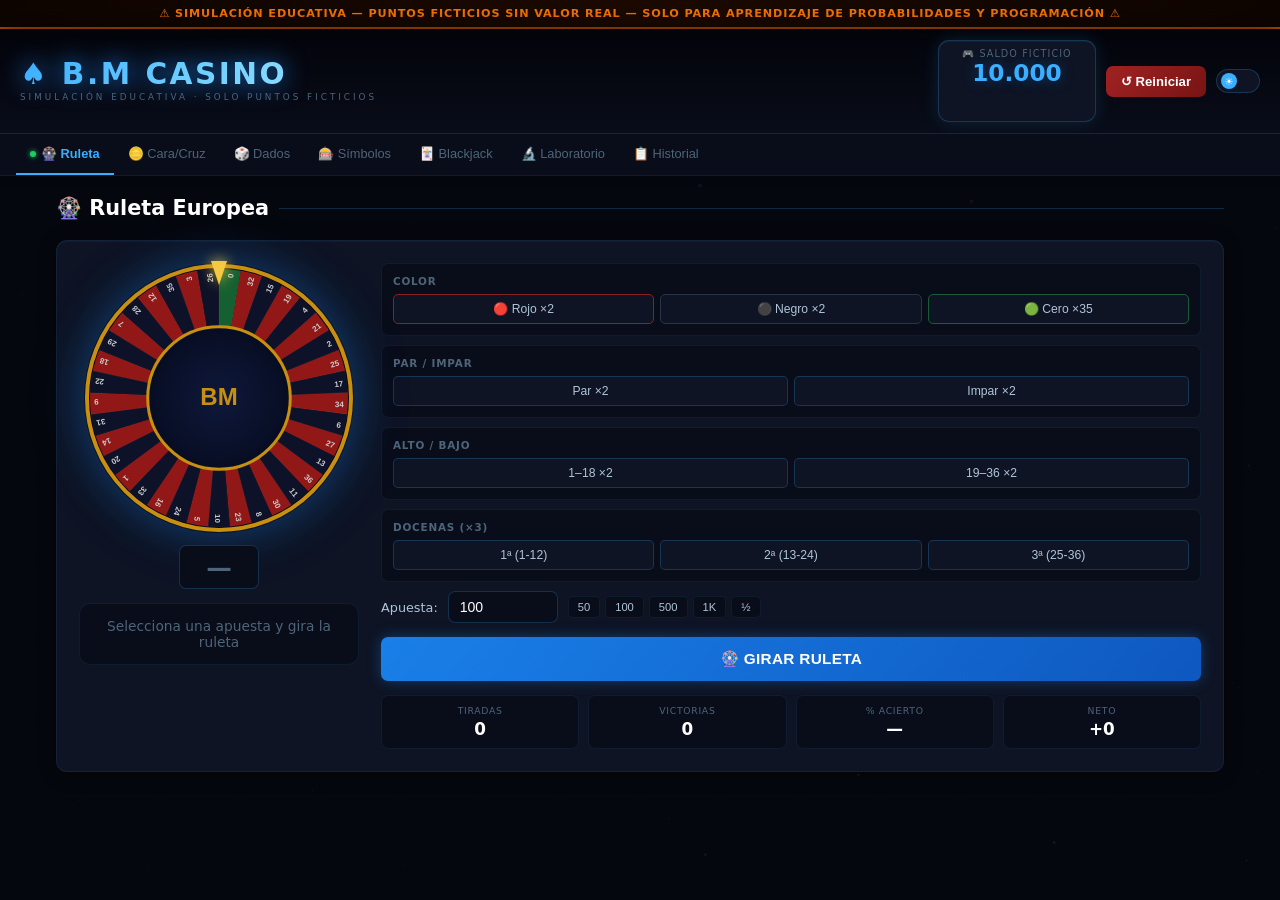
<file: index-1.html>
<!DOCTYPE html>
<html lang="es">
<head>
<meta charset="UTF-8">
<meta name="viewport" content="width=device-width, initial-scale=1.0, viewport-fit=cover">
<title>B.M CASINO — Simulación Educativa</title>
<style>
/* ================================================================
   B.M CASINO v2 — Estilos completos
   ================================================================ */
:root{
  --bg0:#05070e; --bg1:#090d1a; --bg2:#0e1424; --bg3:#131c2e;
  --panel:#0b1120;
  --blue:#1a7fe8; --blue2:#3aaeff; --blue3:#70d0ff;
  --glow:rgba(26,127,232,.38); --glow2:rgba(58,174,255,.15);
  --gold:#f5c842; --gold2:#ffe07a;
  --green:#1fcc62; --red:#f03535;
  --text0:#ffffff; --text1:#b0c4d8; --text2:#4e6478;
  --border:rgba(58,174,255,.22); --border2:rgba(58,174,255,.09);
  --r:11px; --r2:7px; --t:all .22s ease;
}
.lm{
  --bg0:#ecf0f7; --bg1:#e2eaf5; --bg2:#d8e3f2; --bg3:#cdd9ee;
  --panel:#dde8f4; --blue:#1258b0; --blue2:#1769cc; --blue3:#2082e8;
  --glow:rgba(18,88,176,.18); --glow2:rgba(18,88,176,.08);
  --text0:#0c1828; --text1:#2a4460; --text2:#7a96b0;
  --border:rgba(18,88,176,.22); --border2:rgba(18,88,176,.10);
}
*,*::before,*::after{box-sizing:border-box;margin:0;padding:0}
html{scroll-behavior:smooth}
body{
  font-family:'Segoe UI',system-ui,-apple-system,sans-serif;
  background:var(--bg0);color:var(--text0);min-height:100vh;
  transition:background .3s,color .3s;
  padding-top:env(safe-area-inset-top,0px);
  padding-bottom:env(safe-area-inset-bottom,0px);
  overflow-x:hidden;
}

/* ===== FONDO ANIMADO ===== */
#bg-canvas{position:fixed;top:0;left:0;width:100%;height:100%;z-index:0;pointer-events:none;opacity:.35}
main,header,nav,#disclaimer,#toasts{position:relative;z-index:1}

/* ===== STICKY TOP WRAPPER =====
   Disclaimer + header + nav are grouped into ONE sticky container.
   This avoids the classic bug of stacking multiple independently-
   positioned "sticky" elements with hardcoded pixel offsets, which
   breaks (elements overlapping each other) the moment any of them
   changes height — e.g. the header wrapping onto two lines on a
   narrow mobile screen. Because they now share a single sticky
   parent, they always stack correctly no matter their real height. */
#stickyTop{ position:sticky; top:0; z-index:1000; }

/* ===== DISCLAIMER ===== */
#disclaimer{
  background:linear-gradient(90deg,#0e0500,#1c0a00,#0e0500);
  border-bottom:2px solid #b84400;
  padding:7px 16px;text-align:center;
  font-size:.7rem;font-weight:700;color:#ff7700;
  letter-spacing:.9px;text-transform:uppercase;
}

/* ===== HEADER ===== */
#hdr{
  background:linear-gradient(180deg,rgba(3,4,10,.98) 0%,rgba(9,13,26,.97) 100%);
  border-bottom:1px solid var(--border);
  padding:11px 20px;
  display:flex;align-items:center;justify-content:space-between;flex-wrap:wrap;gap:10px;
  box-shadow:0 4px 32px rgba(0,0,0,.7),0 1px 0 var(--border);
  backdrop-filter:blur(8px);
}
.logo-main{
  font-size:1.85rem;font-weight:900;letter-spacing:2.5px;line-height:1;
  background:linear-gradient(130deg,var(--blue2),var(--blue3),#a0e4ff);
  -webkit-background-clip:text;-webkit-text-fill-color:transparent;background-clip:text;
  filter:drop-shadow(0 0 12px var(--blue));
}
.logo-sub{font-size:.55rem;color:var(--text2);letter-spacing:3px;text-transform:uppercase;margin-top:2px}

/* Saldo */
.pts-panel{
  background:var(--bg2);border:1px solid var(--border);border-radius:var(--r);
  padding:7px 18px;text-align:center;
  box-shadow:0 0 18px var(--glow2),inset 0 1px 0 rgba(255,255,255,.04);
}
.pts-lbl{font-size:.6rem;color:var(--text2);text-transform:uppercase;letter-spacing:1.1px}
#hdrPts{
  font-size:1.45rem;font-weight:800;color:var(--blue2);
  text-shadow:0 0 14px var(--glow);transition:color .3s;
  font-variant-numeric:tabular-nums;
}
#hdrPts.fw{animation:fw .55s ease}
#hdrPts.fl{animation:fl .55s ease}
@keyframes fw{0%,100%{color:var(--blue2)}50%{color:var(--green);text-shadow:0 0 22px var(--green)}}
@keyframes fl{0%,100%{color:var(--blue2)}50%{color:var(--red);text-shadow:0 0 22px var(--red)}}

/* Mini chart del saldo */
#balChart{display:block;margin-top:4px}

.hdr-right{display:flex;align-items:center;gap:10px;flex-wrap:wrap}

/* ===== BOTONES ===== */
.btn{
  padding:8px 15px;border:none;border-radius:var(--r2);cursor:pointer;
  font-size:.82rem;font-weight:600;transition:var(--t);
  display:inline-flex;align-items:center;gap:5px;user-select:none;white-space:nowrap;
}
.btn-p{
  background:linear-gradient(130deg,var(--blue),#0e58c0);color:#fff;
  box-shadow:0 0 14px var(--glow);
}
.btn-p:hover{background:linear-gradient(130deg,var(--blue2),var(--blue));box-shadow:0 0 24px var(--glow);transform:translateY(-1px)}
.btn-p:active{transform:translateY(0)}
.btn-s{background:var(--bg2);color:var(--text1);border:1px solid var(--border)}
.btn-s:hover{border-color:var(--blue2);color:var(--blue2);background:rgba(58,174,255,.06)}
.btn-d{background:linear-gradient(130deg,#a02222,#781414);color:#fff}
.btn-d:hover{background:linear-gradient(130deg,#c43030,#a02222);transform:translateY(-1px)}
.btn-g{background:linear-gradient(130deg,#0e6e38,#0a5028);color:#fff}
.btn-g:hover{background:linear-gradient(130deg,#14a050,#0e6e38);transform:translateY(-1px)}
.btn:disabled{opacity:.42;cursor:not-allowed;transform:none!important;box-shadow:none!important}
.btn-full{width:100%;justify-content:center;padding:13px;font-size:.96rem;letter-spacing:.3px}

/* ===== NAV ===== */
nav{
  background:var(--bg1);border-bottom:1px solid var(--border2);
  padding:0 16px;overflow-x:auto;scrollbar-width:none;
}
nav::-webkit-scrollbar{display:none}
.nav-list{display:flex;list-style:none;gap:0;white-space:nowrap}
.nav-item button{
  background:none;border:none;color:var(--text2);
  padding:12px 14px;cursor:pointer;font-size:.8rem;font-weight:500;
  border-bottom:2px solid transparent;transition:var(--t);
  display:flex;align-items:center;gap:5px;
}
.nav-item button:hover{color:var(--blue2);border-bottom-color:rgba(58,174,255,.35)}
.nav-item button.act{color:var(--blue2);border-bottom-color:var(--blue2);font-weight:700}

/* Indicador de juego activo */
.nav-item button .nav-dot{
  width:6px;height:6px;border-radius:50%;background:var(--green);
  display:none;box-shadow:0 0 5px var(--green);
}
.nav-item button.act .nav-dot{display:inline-block}

/* ===== MAIN / SECCIONES ===== */
main{max-width:1200px;margin:0 auto;padding:20px 16px}
.sec{display:none;animation:fadeUp .3s ease}
.sec.act{display:block}
@keyframes fadeUp{from{opacity:0;transform:translateY(10px)}to{opacity:1;transform:translateY(0)}}
.sec-title{
  font-size:1.3rem;font-weight:800;margin-bottom:20px;
  display:flex;align-items:center;gap:10px;
}
.sec-title::after{content:'';flex:1;height:1px;background:var(--border)}

/* ===== CARDS ===== */
.card{
  background:var(--bg2);border:1px solid var(--border2);
  border-radius:var(--r);padding:22px;transition:border-color .2s,box-shadow .2s;
  box-shadow:0 2px 18px rgba(0,0,0,.35),inset 0 1px 0 rgba(255,255,255,.03);
}
.card:hover{border-color:rgba(58,174,255,.3);box-shadow:0 0 26px var(--glow2),0 2px 18px rgba(0,0,0,.35)}
.card-title{font-size:1rem;font-weight:700;margin-bottom:14px;color:var(--blue3)}

/* ===== BET CONTROLS ===== */
.bet-row{display:flex;align-items:center;gap:10px;flex-wrap:wrap;margin-bottom:14px}
.bet-lbl{font-size:.8rem;color:var(--text1);white-space:nowrap}
.bet-in{
  background:var(--bg1);border:1px solid var(--border);border-radius:var(--r2);
  padding:7px 11px;color:var(--text0);font-size:.88rem;width:110px;transition:var(--t);
  font-variant-numeric:tabular-nums;
}
.bet-in:focus{outline:none;border-color:var(--blue2);box-shadow:0 0 8px var(--glow)}
.presets{display:flex;gap:5px;flex-wrap:wrap}
.preset{
  background:var(--bg1);border:1px solid var(--border2);color:var(--text1);
  padding:4px 9px;border-radius:5px;font-size:.7rem;cursor:pointer;transition:var(--t);
}
.preset:hover{border-color:var(--blue2);color:var(--blue2)}

/* ===== RESULT BOX ===== */
.res-box{
  background:var(--bg1);border:1px solid var(--border2);border-radius:var(--r);
  padding:14px 18px;text-align:center;margin-top:14px;min-height:60px;
  display:flex;align-items:center;justify-content:center;flex-direction:column;gap:5px;
  transition:border-color .3s,box-shadow .3s;
}
.res-box.glow-win{border-color:var(--green);box-shadow:0 0 20px rgba(31,204,98,.25)}
.res-box.glow-lose{border-color:var(--red);box-shadow:0 0 20px rgba(240,53,53,.18)}
.r-win{color:var(--green);font-size:1.05rem;font-weight:700}
.r-lose{color:var(--red);font-size:1.05rem;font-weight:700}
.r-pts{font-size:.8rem;color:var(--text1)}
.r-muted{color:var(--text2);font-size:.86rem}

/* ===== STATS ROW ===== */
.stats-row{display:grid;grid-template-columns:repeat(auto-fit,minmax(90px,1fr));gap:9px;margin-top:14px}
.stat-b{
  background:var(--bg1);border:1px solid var(--border2);border-radius:var(--r2);
  padding:9px 8px;text-align:center;
}
.stat-b-lbl{font-size:.58rem;color:var(--text2);text-transform:uppercase;letter-spacing:.7px;margin-bottom:3px}
.stat-b-val{font-size:1.05rem;font-weight:700;font-variant-numeric:tabular-nums}

/* ===== SELECT BUTTONS ===== */
.sel-group{
  background:var(--bg1);border:1px solid var(--border2);border-radius:var(--r2);
  padding:11px;margin-bottom:9px;
}
.sel-group h4{font-size:.65rem;color:var(--text2);text-transform:uppercase;letter-spacing:.8px;margin-bottom:7px}
.sel-row{display:flex;flex-wrap:wrap;gap:6px}
.sel-btn{
  flex:1;min-width:70px;padding:7px 8px;border-radius:5px;
  border:1px solid var(--border);background:var(--bg2);color:var(--text1);
  font-size:.76rem;cursor:pointer;text-align:center;transition:var(--t);
}
.sel-btn:hover{border-color:var(--blue2);color:var(--blue2)}
.sel-btn.on{background:var(--blue);color:#fff;border-color:var(--blue2);box-shadow:0 0 10px var(--glow)}
.sel-btn.rc{border-color:#8a2020}.sel-btn.rc.on{background:#8a1e1e;border-color:#dd4040}
.sel-btn.rc:hover:not(.on){color:#ee5555;border-color:#cc4040}
.sel-btn.bc{border-color:#2a3345}.sel-btn.bc.on{background:#1c2235;border-color:#445}
.sel-btn.gc{border-color:#1a5c35}.sel-btn.gc.on{background:#174f2e;border-color:#2a9050;color:#fff}

/* ================================================================
   ROULETTE
   ================================================================ */
.rlt-layout{display:grid;grid-template-columns:280px 1fr;gap:22px;align-items:start}
@media(max-width:700px){.rlt-layout{grid-template-columns:1fr}}
.rlt-wrap{position:relative;display:flex;justify-content:center;flex-direction:column;align-items:center;gap:12px}
#rltCanvas{
  border-radius:50%;width:270px;height:270px;display:block;
  box-shadow:0 0 40px var(--glow),0 0 80px rgba(26,127,232,.07);
}
.rlt-needle{
  position:absolute;top:-2px;left:50%;transform:translateX(-50%);
  width:0;height:0;border-left:8px solid transparent;border-right:8px solid transparent;
  border-top:24px solid var(--gold);
  filter:drop-shadow(0 0 7px var(--gold));z-index:10;
}
.rlt-num-display{
  background:var(--bg1);border:1px solid var(--border);border-radius:var(--r2);
  padding:6px 20px;text-align:center;min-width:80px;
  font-size:1.6rem;font-weight:900;
  font-variant-numeric:tabular-nums;
}

/* ================================================================
   COIN
   ================================================================ */
.coin-area{display:flex;flex-direction:column;align-items:center;gap:18px}
.coin-wrap{width:130px;height:130px;perspective:700px}
.coin-inner{width:100%;height:100%;position:relative;transform-style:preserve-3d;border-radius:50%}
.coin-face,.coin-back{
  position:absolute;width:100%;height:100%;border-radius:50%;
  display:flex;align-items:center;justify-content:center;
  font-size:3.2rem;backface-visibility:hidden;
}
.coin-face{background:radial-gradient(circle at 35% 30%,#ffe566,#c88000);border:5px solid #b07000;box-shadow:inset 0 -4px 12px rgba(0,0,0,.4)}
.coin-back{background:radial-gradient(circle at 35% 30%,#e0e0e8,#707080);border:5px solid #606070;box-shadow:inset 0 -4px 12px rgba(0,0,0,.4);transform:rotateY(180deg)}
/* La rotación de giro se controla por JS (ver flipCoin) cuadro a cuadro,
   para poder terminar exactamente en el ángulo del resultado sorteado
   sin saltos visuales. Estado de reposo inicial (antes del primer giro): */
.coin-inner{transform:rotateY(0deg)}
.coin-choice{display:flex;gap:14px}

/* ================================================================
   DICE
   ================================================================ */
.dice-area{display:flex;flex-direction:column;align-items:center;gap:18px}
.dice-pair{display:flex;gap:20px;align-items:center}
.die{
  width:88px;height:88px;background:#f6f6f2;border-radius:14px;
  display:grid;grid-template-columns:repeat(3,1fr);grid-template-rows:repeat(3,1fr);
  padding:10px;gap:5px;
  box-shadow:4px 4px 12px rgba(0,0,0,.6),inset 0 1px 3px rgba(255,255,255,.4);
  transition:transform .15s;
}
.die.rolling{animation:droll .9s ease}
@keyframes droll{
  0%{transform:rotate(0)}18%{transform:rotate(-16deg) translateY(-8px)}
  45%{transform:rotate(12deg) translateY(-11px)}72%{transform:rotate(-7deg) translateY(-4px)}100%{transform:rotate(0)}
}
.dot{background:#1c1c30;border-radius:50%;width:100%;height:100%;visibility:hidden}
.dot.v{visibility:visible}
.dice-bets{display:flex;flex-wrap:wrap;gap:7px;justify-content:center}
.dice-bets .sel-btn{min-width:115px;flex:none}

/* ================================================================
   SLOTS
   ================================================================ */
.slot-area{display:flex;flex-direction:column;align-items:center;gap:18px}
.slot-cabinet{
  background:linear-gradient(180deg,#08001c,#0a0015);
  border:3px solid var(--blue);border-radius:20px;padding:18px 22px;
  box-shadow:0 0 40px var(--glow),inset 0 0 40px rgba(0,0,0,.55);
  display:flex;gap:10px;align-items:center;
}
.reel-wrap{
  position:relative;width:90px;height:100px;overflow:hidden;
  background:var(--bg0);border-radius:8px;border:2px solid rgba(58,174,255,.2);
}
.reel-wrap::before,.reel-wrap::after{
  content:'';position:absolute;left:0;right:0;height:28px;z-index:2;pointer-events:none;
}
.reel-wrap::before{top:0;background:linear-gradient(to bottom,var(--bg0) 20%,transparent)}
.reel-wrap::after{bottom:0;background:linear-gradient(to top,var(--bg0) 20%,transparent)}
.reel{position:absolute;width:100%;will-change:top}
.reel-sym{
  width:90px;height:100px;display:flex;align-items:center;justify-content:center;
  font-size:2.5rem;border-bottom:1px solid rgba(255,255,255,.04);
}
.reel-div{width:6px;height:100px;background:var(--bg3);border-radius:3px;flex-shrink:0}
.win-line{
  position:absolute;top:50%;left:-3px;right:-3px;height:2px;
  background:rgba(245,200,66,.3);transform:translateY(-50%);z-index:5;pointer-events:none;
}
.win-line.active{background:var(--gold);box-shadow:0 0 10px var(--gold);animation:wlpulse 1s ease infinite}
@keyframes wlpulse{0%,100%{opacity:.6}50%{opacity:1}}
.pay-table{width:100%;max-width:400px}
.pay-row{display:flex;justify-content:space-between;align-items:center;padding:5px 10px;font-size:.76rem;color:var(--text1);border-bottom:1px solid var(--border2)}
.pay-row:last-child{border:none}
.pay-syms{font-size:.92rem;letter-spacing:1px}
.pay-mult{color:var(--gold);font-weight:700}

/* ================================================================
   BLACKJACK
   ================================================================ */
.bj-layout{display:grid;grid-template-columns:1fr;gap:18px}
.bj-table{
  background:radial-gradient(ellipse at center,#0c3d1f 0%,#072a14 60%,#041a0c 100%);
  border:3px solid #1a6b35;border-radius:18px;padding:24px 20px;
  min-height:240px;position:relative;
  box-shadow:inset 0 0 50px rgba(0,0,0,.5),0 0 30px rgba(10,80,30,.3);
}
.bj-zone{margin-bottom:16px}
.bj-zone-lbl{font-size:.65rem;color:rgba(255,255,255,.45);text-transform:uppercase;letter-spacing:1px;margin-bottom:8px}
.bj-cards{display:flex;flex-wrap:wrap;gap:7px;min-height:90px;align-items:flex-end}
.card-el{
  width:64px;height:90px;border-radius:8px;
  background:white;display:flex;flex-direction:column;
  justify-content:space-between;padding:5px;
  box-shadow:2px 3px 10px rgba(0,0,0,.55);
  font-size:.95rem;font-weight:700;color:#111;
  animation:cardDeal .28s ease-out;
  flex-shrink:0;
}
.card-el.red{color:#cc2020}
.card-el.back{background:repeating-linear-gradient(45deg,#1a2a8a,#1a2a8a 5px,#223299 5px,#223299 10px);color:transparent}
@keyframes cardDeal{from{opacity:0;transform:translateY(-20px) scale(.9)}to{opacity:1;transform:translateY(0) scale(1)}}
.card-el .c-top{font-size:.85rem;line-height:1}
.card-el .c-suit{font-size:1.4rem;text-align:center;line-height:1}
.card-el .c-bot{font-size:.85rem;line-height:1;text-align:right;transform:rotate(180deg)}
.bj-score{
  display:inline-block;background:rgba(0,0,0,.5);border-radius:5px;
  padding:3px 9px;font-size:.8rem;font-weight:700;margin-top:6px;color:#ddd;
}
.bj-score.bust{color:var(--red)}.bj-score.bj{color:var(--gold)}
.bj-ctrl{display:flex;gap:9px;flex-wrap:wrap;justify-content:center;margin-top:14px}
.bj-info{
  background:var(--bg1);border:1px solid var(--border2);border-radius:var(--r2);
  padding:12px 16px;text-align:center;font-size:.88rem;color:var(--text1);
  min-height:44px;display:flex;align-items:center;justify-content:center;
}
.bj-status-win{color:var(--green);font-weight:700}
.bj-status-lose{color:var(--red);font-weight:700}
.bj-status-push{color:var(--gold);font-weight:700}

/* ================================================================
   LAB
   ================================================================ */
.lab-ctrl{display:grid;grid-template-columns:repeat(auto-fit,minmax(190px,1fr));gap:14px;margin-bottom:16px}
.lab-sel{
  background:var(--bg1);border:1px solid var(--border);border-radius:var(--r2);
  padding:9px 12px;color:var(--text0);font-size:.86rem;width:100%;
  cursor:pointer;transition:var(--t);appearance:none;
}
.lab-sel:focus{outline:none;border-color:var(--blue2)}
.rounds-btns{display:flex;gap:7px;flex-wrap:wrap}
.lab-results{display:grid;grid-template-columns:1fr 1fr;gap:16px;margin-top:16px}
@media(max-width:580px){.lab-results{grid-template-columns:1fr}}
.lab-stats-box{background:var(--bg1);border:1px solid var(--border2);border-radius:var(--r);padding:14px}
.lsrow{display:flex;justify-content:space-between;align-items:center;padding:7px 0;border-bottom:1px solid var(--border2);font-size:.8rem}
.lsrow:last-child{border:none}
.lsrow-l{color:var(--text1)} .lsrow-v{font-weight:700}
.chart-box{background:var(--bg1);border:1px solid var(--border2);border-radius:var(--r);padding:14px}
.chart-ttl{font-size:.68rem;color:var(--text2);text-transform:uppercase;letter-spacing:.8px;margin-bottom:12px}
.bar-chart{display:flex;flex-direction:column;gap:10px}
.bar-row{display:flex;align-items:center;gap:8px;font-size:.74rem}
.bar-lbl{color:var(--text1);width:74px;text-align:right;flex-shrink:0}
.bar-track{flex:1;height:16px;background:var(--bg0);border-radius:8px;overflow:hidden}
.bar-fill{height:100%;border-radius:8px;transition:width .8s ease}
.bar-obs{background:linear-gradient(90deg,var(--blue),var(--blue3))}
.bar-thr{background:linear-gradient(90deg,var(--gold),#f0a500);opacity:.75}
.bar-val{color:var(--text0);font-weight:600;width:44px;flex-shrink:0;font-size:.72rem}
.prog-wrap{margin-bottom:14px}
.prog-lbl{font-size:.76rem;color:var(--text1);margin-bottom:4px}
.prog-track{background:var(--bg0);border:1px solid var(--border2);border-radius:4px;height:6px;overflow:hidden}
.prog-fill{height:100%;background:linear-gradient(90deg,var(--blue),var(--blue3));transition:width .2s;border-radius:4px}
.cmp-table{width:100%;border-collapse:collapse;font-size:.78rem;margin-top:14px}
.cmp-table th{background:var(--bg1);padding:9px 11px;text-align:left;color:var(--text2);font-size:.65rem;text-transform:uppercase;letter-spacing:.7px;border-bottom:1px solid var(--border2)}
.cmp-table td{padding:8px 11px;border-bottom:1px solid var(--border2)}
.cmp-table tr:last-child td{border:none}
.cmp-table tr:hover td{background:rgba(58,174,255,.03)}
.diff-ok{color:var(--green)}.diff-mid{color:var(--gold)}.diff-hi{color:var(--red)}

/* ================================================================
   HISTORY
   ================================================================ */
.hist-wrap{overflow-x:auto;border-radius:var(--r);border:1px solid var(--border2)}
.hist-table{width:100%;border-collapse:collapse;font-size:.8rem}
.hist-table th{background:var(--bg1);padding:10px 14px;text-align:left;color:var(--text2);font-size:.64rem;text-transform:uppercase;letter-spacing:.7px;border-bottom:1px solid var(--border2);white-space:nowrap}
.hist-table td{padding:9px 14px;border-bottom:1px solid var(--border2);white-space:nowrap}
.hist-table tr:last-child td{border:none}
.hist-table tr:hover td{background:rgba(58,174,255,.03)}
.dpos{color:var(--green);font-weight:700} .dneg{color:var(--red);font-weight:700}
.badge{padding:2px 8px;border-radius:9px;font-size:.65rem;font-weight:700;text-transform:uppercase}
.bw{background:rgba(31,204,98,.12);color:var(--green)}
.bl{background:rgba(240,53,53,.12);color:var(--red)}
.bp{background:rgba(245,200,66,.12);color:var(--gold)}
.hist-empty{text-align:center;padding:36px;color:var(--text2);font-style:italic}

/* ================================================================
   TOASTS
   ================================================================ */
#toasts{position:fixed;top:90px;right:14px;z-index:9999;display:flex;flex-direction:column;gap:7px;max-width:300px;transition:top .15s ease}
.toast{
  background:var(--bg2);border:1px solid var(--border);border-radius:var(--r);
  padding:10px 13px;display:flex;align-items:center;gap:9px;font-size:.84rem;
  box-shadow:0 4px 22px rgba(0,0,0,.5);animation:tin .28s ease,tout .28s ease 2.72s forwards;cursor:pointer;
}
.tw{border-left:4px solid var(--green)} .tl{border-left:4px solid var(--red)} .ti{border-left:4px solid var(--blue2)}
.t-icon{font-size:1.05rem;flex-shrink:0}.t-msg{flex:1;line-height:1.3}
.t-pts{font-weight:700;font-size:.74rem;white-space:nowrap}
.tp{color:var(--green)}.tn{color:var(--red)}
@keyframes tin{from{opacity:0;transform:translateX(40px)}to{opacity:1;transform:translateX(0)}}
@keyframes tout{from{opacity:1;transform:translateX(0)}to{opacity:0;transform:translateX(40px)}}

/* ================================================================
   THEME TOGGLE
   ================================================================ */
.theme-btn{
  background:var(--bg2);border:1px solid var(--border);border-radius:13px;
  padding:3px;cursor:pointer;width:44px;height:24px;position:relative;transition:var(--t);flex-shrink:0;
}
.theme-knob{
  width:16px;height:16px;border-radius:50%;background:var(--blue2);
  position:absolute;left:4px;top:50%;transform:translateY(-50%);
  transition:left .28s;display:flex;align-items:center;justify-content:center;font-size:.65rem;
}
.lm .theme-knob{left:24px}

/* ================================================================
   RESPONSIVE
   ================================================================ */
@media(max-width:500px){
  .logo-main{font-size:1.35rem}
  main{padding:10px}
  .card{padding:14px}
  #hdrPts{font-size:1.1rem}
  .bj-table{padding:14px 12px}
  .card-el{width:52px;height:74px}
  .reel-sym{font-size:1.9rem}
}

/* Jackpot splash */
.jackpot-overlay{
  position:fixed;inset:0;z-index:9998;
  background:rgba(0,0,0,.7);
  display:flex;align-items:center;justify-content:center;
  animation:jkin .3s ease;
}
@keyframes jkin{from{opacity:0}to{opacity:1}}
.jackpot-box{
  text-align:center;padding:40px 50px;
  background:linear-gradient(135deg,#0a0a20,#0d1530);
  border:3px solid var(--gold);border-radius:20px;
  box-shadow:0 0 60px var(--gold),inset 0 0 40px rgba(0,0,0,.5);
  animation:jackpop .5s cubic-bezier(.2,1.5,.5,1);
}
@keyframes jackpop{from{transform:scale(.6)}to{transform:scale(1)}}
.jackpot-emoji{font-size:4rem;display:block;animation:spin1 1s linear infinite}
@keyframes spin1{from{transform:rotate(0)}to{transform:rotate(360deg)}}
.jackpot-title{font-size:2.5rem;font-weight:900;color:var(--gold);text-shadow:0 0 20px var(--gold);margin:12px 0 6px}
.jackpot-pts{font-size:1.2rem;color:var(--text0);margin-bottom:20px}
</style>
</head>
<body>

<!-- FONDO ANIMADO -->
<canvas id="bg-canvas"></canvas>

<!-- TOASTS -->
<div id="toasts"></div>

<!-- STICKY TOP: disclaimer + header + nav grouped as ONE sticky unit
     so they always stack correctly regardless of how tall each one
     ends up being (e.g. header wrapping to two lines on mobile). -->
<div id="stickyTop">
  <!-- DISCLAIMER -->
  <div id="disclaimer">⚠️ SIMULACIÓN EDUCATIVA — PUNTOS FICTICIOS SIN VALOR REAL — Solo para aprendizaje de probabilidades y programación ⚠️</div>

  <!-- HEADER -->
  <header id="hdr">
    <div>
      <div class="logo-main">♠ B.M CASINO</div>
      <div class="logo-sub">Simulación Educativa · Solo Puntos Ficticios</div>
    </div>
    <div class="hdr-right">
      <div class="pts-panel">
        <div class="pts-lbl">🎮 Saldo ficticio</div>
        <div id="hdrPts">10,000</div>
        <canvas id="balChart" width="120" height="24"></canvas>
      </div>
      <button class="btn btn-d" onclick="resetBalance()">↺ Reiniciar</button>
      <div class="theme-btn" onclick="toggleTheme()" title="Modo claro/oscuro"><div class="theme-knob">☀</div></div>
    </div>
  </header>

  <!-- NAV -->
  <nav>
    <ul class="nav-list">
      <li class="nav-item"><button class="act" onclick="showSec('roulette',this)"><span class="nav-dot"></span>🎡 Ruleta</button></li>
      <li class="nav-item"><button onclick="showSec('coin',this)"><span class="nav-dot"></span>🪙 Cara/Cruz</button></li>
      <li class="nav-item"><button onclick="showSec('dice',this)"><span class="nav-dot"></span>🎲 Dados</button></li>
      <li class="nav-item"><button onclick="showSec('slots',this)"><span class="nav-dot"></span>🎰 Símbolos</button></li>
      <li class="nav-item"><button onclick="showSec('blackjack',this)"><span class="nav-dot"></span>🃏 Blackjack</button></li>
      <li class="nav-item"><button onclick="showSec('lab',this)"><span class="nav-dot"></span>🔬 Laboratorio</button></li>
      <li class="nav-item"><button onclick="showSec('hist',this)"><span class="nav-dot"></span>📋 Historial</button></li>
    </ul>
  </nav>
</div>

<!-- =============================================================== -->
<main>

<!-- ========== ROULETTE ========== -->
<section id="sec-roulette" class="sec act">
  <h2 class="sec-title">🎡 Ruleta Europea</h2>
  <div class="card">
    <div class="rlt-layout">
      <div>
        <div class="rlt-wrap">
          <div class="rlt-needle"></div>
          <canvas id="rltCanvas" width="270" height="270"></canvas>
          <div class="rlt-num-display" id="rltNumDisplay" style="color:var(--text2)">—</div>
        </div>
        <div class="res-box" id="rltRes"><span class="r-muted">Selecciona una apuesta y gira la ruleta</span></div>
      </div>
      <div>
        <div class="sel-group">
          <h4>Color</h4>
          <div class="sel-row">
            <button class="sel-btn rc" onclick="setRBet('red',this)">🔴 Rojo ×2</button>
            <button class="sel-btn bc" onclick="setRBet('black',this)">⚫ Negro ×2</button>
            <button class="sel-btn gc" onclick="setRBet('zero',this)">🟢 Cero ×35</button>
          </div>
        </div>
        <div class="sel-group">
          <h4>Par / Impar</h4>
          <div class="sel-row">
            <button class="sel-btn" onclick="setRBet('even',this)">Par ×2</button>
            <button class="sel-btn" onclick="setRBet('odd',this)">Impar ×2</button>
          </div>
        </div>
        <div class="sel-group">
          <h4>Alto / Bajo</h4>
          <div class="sel-row">
            <button class="sel-btn" onclick="setRBet('low',this)">1–18 ×2</button>
            <button class="sel-btn" onclick="setRBet('high',this)">19–36 ×2</button>
          </div>
        </div>
        <div class="sel-group">
          <h4>Docenas (×3)</h4>
          <div class="sel-row">
            <button class="sel-btn" onclick="setRBet('d1',this)">1ª (1-12)</button>
            <button class="sel-btn" onclick="setRBet('d2',this)">2ª (13-24)</button>
            <button class="sel-btn" onclick="setRBet('d3',this)">3ª (25-36)</button>
          </div>
        </div>
        <div class="bet-row">
          <span class="bet-lbl">Apuesta:</span>
          <input type="number" class="bet-in" id="rltBet" value="100" min="10" max="99999">
          <div class="presets">
            <button class="preset" onclick="setB('rltBet',50)">50</button>
            <button class="preset" onclick="setB('rltBet',100)">100</button>
            <button class="preset" onclick="setB('rltBet',500)">500</button>
            <button class="preset" onclick="setB('rltBet',1000)">1K</button>
            <button class="preset" onclick="setB('rltBet',Math.floor(balance/2))">½</button>
          </div>
        </div>
        <button class="btn btn-p btn-full" id="rltBtn" onclick="spinRoulette()">🎡 GIRAR RULETA</button>
        <div class="stats-row">
          <div class="stat-b"><div class="stat-b-lbl">Tiradas</div><div class="stat-b-val" id="rSpin">0</div></div>
          <div class="stat-b"><div class="stat-b-lbl">Victorias</div><div class="stat-b-val" id="rWin">0</div></div>
          <div class="stat-b"><div class="stat-b-lbl">% Acierto</div><div class="stat-b-val" id="rPct">—</div></div>
          <div class="stat-b"><div class="stat-b-lbl">Neto</div><div class="stat-b-val" id="rNet">0</div></div>
        </div>
      </div>
    </div>
  </div>
</section>

<!-- ========== COIN ========== -->
<section id="sec-coin" class="sec">
  <h2 class="sec-title">🪙 Cara o Cruz</h2>
  <div class="card" style="max-width:500px;margin:0 auto">
    <div class="coin-area">
      <div class="coin-wrap" id="coinWrap">
        <div class="coin-inner" id="coinInner">
          <div class="coin-face">👑</div>
          <div class="coin-back">⚔</div>
        </div>
      </div>
      <div class="coin-choice">
        <button class="sel-btn" id="cCara" onclick="setCoin('cara',this)" style="min-width:110px;padding:11px">👑 Cara</button>
        <button class="sel-btn" id="cCruz" onclick="setCoin('cruz',this)" style="min-width:110px;padding:11px">⚔ Cruz</button>
      </div>
      <div class="bet-row" style="justify-content:center">
        <span class="bet-lbl">Apuesta:</span>
        <input type="number" class="bet-in" id="coinBet" value="100" min="10" max="99999">
        <div class="presets">
          <button class="preset" onclick="setB('coinBet',50)">50</button>
          <button class="preset" onclick="setB('coinBet',100)">100</button>
          <button class="preset" onclick="setB('coinBet',500)">500</button>
          <button class="preset" onclick="setB('coinBet',Math.floor(balance/2))">½</button>
        </div>
      </div>
      <button class="btn btn-p" id="coinBtn" onclick="flipCoin()" style="padding:12px 40px">🪙 LANZAR</button>
      <div class="res-box" id="coinRes" style="width:100%"><span class="r-muted">Elige cara o cruz, luego lanza</span></div>
      <div class="stats-row" style="width:100%">
        <div class="stat-b"><div class="stat-b-lbl">Lanzamientos</div><div class="stat-b-val" id="cFlips">0</div></div>
        <div class="stat-b"><div class="stat-b-lbl">👑 Cara</div><div class="stat-b-val" id="cCaRa">0</div></div>
        <div class="stat-b"><div class="stat-b-lbl">⚔ Cruz</div><div class="stat-b-val" id="cCrUz">0</div></div>
        <div class="stat-b"><div class="stat-b-lbl">% Cara</div><div class="stat-b-val" id="cPct">—</div></div>
      </div>
    </div>
  </div>
</section>

<!-- ========== DICE ========== -->
<section id="sec-dice" class="sec">
  <h2 class="sec-title">🎲 Dados</h2>
  <div class="card" style="max-width:600px;margin:0 auto">
    <div class="dice-area">
      <div class="dice-pair">
        <div class="die" id="die1">
          <div class="dot"></div><div class="dot"></div><div class="dot"></div>
          <div class="dot"></div><div class="dot"></div><div class="dot"></div>
          <div class="dot"></div><div class="dot"></div><div class="dot"></div>
        </div>
        <span style="font-size:2rem;color:var(--text2)">+</span>
        <div class="die" id="die2">
          <div class="dot"></div><div class="dot"></div><div class="dot"></div>
          <div class="dot"></div><div class="dot"></div><div class="dot"></div>
          <div class="dot"></div><div class="dot"></div><div class="dot"></div>
        </div>
        <span style="font-size:1.65rem;color:var(--blue2);font-weight:800;min-width:68px;text-align:right">= <span id="diceTotal">—</span></span>
      </div>
      <div>
        <p style="text-align:center;color:var(--text1);font-size:.8rem;margin-bottom:10px">Elige tu apuesta:</p>
        <div class="dice-bets">
          <button class="sel-btn" onclick="setDBet('low',this)">Bajo 2–6 ×2</button>
          <button class="sel-btn" onclick="setDBet('seven',this)">Siete exacto ×4</button>
          <button class="sel-btn" onclick="setDBet('high',this)">Alto 8–12 ×2</button>
          <button class="sel-btn" onclick="setDBet('even',this)">Par ×2</button>
          <button class="sel-btn" onclick="setDBet('odd',this)">Impar ×2</button>
          <button class="sel-btn" onclick="setDBet('double',this)">Doble ×5</button>
        </div>
      </div>
      <div class="bet-row" style="justify-content:center">
        <span class="bet-lbl">Apuesta:</span>
        <input type="number" class="bet-in" id="diceBet" value="100" min="10" max="99999">
        <div class="presets">
          <button class="preset" onclick="setB('diceBet',50)">50</button>
          <button class="preset" onclick="setB('diceBet',100)">100</button>
          <button class="preset" onclick="setB('diceBet',500)">500</button>
        </div>
      </div>
      <button class="btn btn-p" id="diceBtn" onclick="rollDice()" style="padding:12px 40px">🎲 LANZAR DADOS</button>
      <div class="res-box" id="diceRes" style="width:100%"><span class="r-muted">Elige apuesta y lanza los dados</span></div>
      <div class="stats-row" style="width:100%">
        <div class="stat-b"><div class="stat-b-lbl">Tiradas</div><div class="stat-b-val" id="dRolls">0</div></div>
        <div class="stat-b"><div class="stat-b-lbl">Victorias</div><div class="stat-b-val" id="dWins">0</div></div>
        <div class="stat-b"><div class="stat-b-lbl">Dobles</div><div class="stat-b-val" id="dDoubles">0</div></div>
        <div class="stat-b"><div class="stat-b-lbl">% Acierto</div><div class="stat-b-val" id="dPct">—</div></div>
      </div>
    </div>
  </div>
</section>

<!-- ========== SLOTS ========== -->
<section id="sec-slots" class="sec">
  <h2 class="sec-title">🎰 Máquina de Símbolos</h2>
  <div class="card" style="max-width:580px;margin:0 auto">
    <div class="slot-area">
      <div class="slot-cabinet">
        <div class="reel-wrap"><div class="reel" id="rl0"></div><div class="win-line" id="wl0"></div></div>
        <div class="reel-div"></div>
        <div class="reel-wrap"><div class="reel" id="rl1"></div><div class="win-line" id="wl1"></div></div>
        <div class="reel-div"></div>
        <div class="reel-wrap"><div class="reel" id="rl2"></div><div class="win-line" id="wl2"></div></div>
      </div>
      <div class="pay-table">
        <div class="pay-row"><span class="pay-syms">💎💎💎</span><span class="pay-mult">JACKPOT ×50</span></div>
        <div class="pay-row"><span class="pay-syms">⭐⭐⭐</span><span class="pay-mult">×20</span></div>
        <div class="pay-row"><span class="pay-syms">🍀🍀🍀</span><span class="pay-mult">×10</span></div>
        <div class="pay-row"><span class="pay-syms">🔔🔔🔔</span><span class="pay-mult">×8</span></div>
        <div class="pay-row"><span class="pay-syms">🍋🍋🍋</span><span class="pay-mult">×5</span></div>
        <div class="pay-row"><span class="pay-syms">🍒🍒🍒</span><span class="pay-mult">×4</span></div>
        <div class="pay-row"><span class="pay-syms">🍒🍒 (parcial)</span><span class="pay-mult">×2</span></div>
        <div class="pay-row"><span style="color:var(--text2)">Sin combinación</span><span style="color:var(--red)">×0</span></div>
      </div>
      <div class="bet-row" style="justify-content:center">
        <span class="bet-lbl">Apuesta:</span>
        <input type="number" class="bet-in" id="slotBet" value="100" min="10" max="99999">
        <div class="presets">
          <button class="preset" onclick="setB('slotBet',50)">50</button>
          <button class="preset" onclick="setB('slotBet',100)">100</button>
          <button class="preset" onclick="setB('slotBet',500)">500</button>
        </div>
      </div>
      <button class="btn btn-p" id="slotBtn" onclick="spinSlots()" style="padding:13px 48px;font-size:.96rem">🎰 GIRAR</button>
      <div class="res-box" id="slotRes" style="width:100%"><span class="r-muted">Ajusta tu apuesta y gira</span></div>
      <div class="stats-row" style="width:100%">
        <div class="stat-b"><div class="stat-b-lbl">Tiradas</div><div class="stat-b-val" id="sSpins">0</div></div>
        <div class="stat-b"><div class="stat-b-lbl">Victorias</div><div class="stat-b-val" id="sWins">0</div></div>
        <div class="stat-b"><div class="stat-b-lbl">Jackpot 💎</div><div class="stat-b-val" id="sJack">0</div></div>
        <div class="stat-b"><div class="stat-b-lbl">% Acierto</div><div class="stat-b-val" id="sPct">—</div></div>
      </div>
    </div>
  </div>
</section>

<!-- ========== BLACKJACK ========== -->
<section id="sec-blackjack" class="sec">
  <h2 class="sec-title">🃏 Blackjack (21)</h2>
  <div class="card" style="max-width:720px;margin:0 auto">
    <div class="bj-layout">
      <div class="bj-table">
        <!-- Dealer -->
        <div class="bj-zone">
          <div class="bj-zone-lbl">🤖 Banca</div>
          <div class="bj-cards" id="bjDealerCards"></div>
          <div class="bj-score" id="bjDealerScore">—</div>
        </div>
        <!-- Divider -->
        <div style="border-top:1px dashed rgba(255,255,255,.12);margin:14px 0"></div>
        <!-- Player -->
        <div class="bj-zone">
          <div class="bj-zone-lbl">🎮 Tu mano</div>
          <div class="bj-cards" id="bjPlayerCards"></div>
          <div class="bj-score" id="bjPlayerScore">—</div>
        </div>
      </div>

      <div class="bj-info" id="bjInfo">Ingresa tu apuesta y reparte las cartas para comenzar.</div>

      <div class="bet-row" style="justify-content:center">
        <span class="bet-lbl">Apuesta:</span>
        <input type="number" class="bet-in" id="bjBet" value="100" min="10" max="99999">
        <div class="presets">
          <button class="preset" onclick="setB('bjBet',50)">50</button>
          <button class="preset" onclick="setB('bjBet',100)">100</button>
          <button class="preset" onclick="setB('bjBet',500)">500</button>
          <button class="preset" onclick="setB('bjBet',Math.floor(balance/2))">½</button>
        </div>
      </div>

      <div class="bj-ctrl">
        <button class="btn btn-p" id="bjDeal" onclick="bjDeal()">🃏 Repartir</button>
        <button class="btn btn-g" id="bjHit" onclick="bjHit()" disabled>➕ Pedir Carta</button>
        <button class="btn btn-s" id="bjStand" onclick="bjStand()" disabled>✋ Plantarse</button>
        <button class="btn btn-d" id="bjDouble" onclick="bjDouble()" disabled>×2 Doblar</button>
      </div>

      <div class="stats-row">
        <div class="stat-b"><div class="stat-b-lbl">Manos</div><div class="stat-b-val" id="bjHands">0</div></div>
        <div class="stat-b"><div class="stat-b-lbl">Victorias</div><div class="stat-b-val" id="bjWins">0</div></div>
        <div class="stat-b"><div class="stat-b-lbl">Derrotas</div><div class="stat-b-val" id="bjLosses">0</div></div>
        <div class="stat-b"><div class="stat-b-lbl">Empates</div><div class="stat-b-val" id="bjPushes">0</div></div>
        <div class="stat-b"><div class="stat-b-lbl">Blackjacks</div><div class="stat-b-val" id="bjBJcount">0</div></div>
        <div class="stat-b"><div class="stat-b-lbl">% Victoria</div><div class="stat-b-val" id="bjPct">—</div></div>
      </div>

      <div style="background:var(--bg1);border:1px solid var(--border2);border-radius:var(--r2);padding:12px;margin-top:4px">
        <p style="font-size:.72rem;color:var(--text2);line-height:1.6">
          <strong style="color:var(--blue3)">Reglas:</strong>
          La baraja se renueva automáticamente. El objetivo es llegar a 21 sin pasarte. La banca pide carta con ≤16 y se planta con ≥17. Blackjack (21 con 2 cartas) paga ×2.5. Doblar duplica la apuesta y da exactamente 1 carta más.
        </p>
      </div>
    </div>
  </div>
</section>

<!-- ========== LAB ========== -->
<section id="sec-lab" class="sec">
  <h2 class="sec-title">🔬 Laboratorio de Probabilidades</h2>
  <div class="card" style="margin-bottom:16px">
    <div class="card-title">Configuración del experimento</div>
    <div class="lab-ctrl">
      <div>
        <label style="display:block;font-size:.75rem;color:var(--text2);margin-bottom:5px">Juego</label>
        <select class="lab-sel" id="labGame" onchange="updateLabInfo()">
          <option value="coin">Cara o Cruz</option>
          <option value="dice_low">Dados — Bajo (2-6)</option>
          <option value="dice_seven">Dados — Siete exacto</option>
          <option value="dice_high">Dados — Alto (8-12)</option>
          <option value="dice_double">Dados — Doble</option>
          <option value="rlt_red">Ruleta — Rojo</option>
          <option value="rlt_zero">Ruleta — Cero (1/37)</option>
          <option value="rlt_even">Ruleta — Par</option>
          <option value="bj_win">Blackjack — Ganar mano</option>
          <option value="slot_jack">Slots — Jackpot 💎</option>
          <option value="slot_win">Slots — Cualquier premio</option>
        </select>
      </div>
      <div>
        <label style="display:block;font-size:.75rem;color:var(--text2);margin-bottom:5px">Rondas a simular</label>
        <div class="rounds-btns">
          <button class="btn btn-s" onclick="runLab(10)">10</button>
          <button class="btn btn-s" onclick="runLab(100)">100</button>
          <button class="btn btn-s" onclick="runLab(1000)">1.000</button>
          <button class="btn btn-s" onclick="runLab(10000)">10.000</button>
        </div>
      </div>
    </div>
    <div id="labInfo" style="font-size:.81rem;color:var(--text1);padding:10px;background:var(--bg1);border-radius:var(--r2);border:1px solid var(--border2);line-height:1.6"></div>
  </div>

  <div id="labProgWrap" style="display:none;margin-bottom:14px">
    <div class="prog-lbl" id="labProgLbl">Ejecutando…</div>
    <div class="prog-track"><div class="prog-fill" id="labProgFill" style="width:0%"></div></div>
  </div>

  <div id="labOut" style="display:none">
    <div class="lab-results">
      <div class="lab-stats-box" id="labStats"></div>
      <div class="chart-box">
        <div class="chart-ttl">Observado 🔵 vs Teórico 🟡</div>
        <div class="bar-chart" id="labChart"></div>
      </div>
    </div>
    <div class="card" style="margin-top:16px;overflow-x:auto">
      <div class="card-title">Análisis detallado por resultado</div>
      <table class="cmp-table">
        <thead><tr><th>Resultado</th><th>n observado</th><th>Frec. observada</th><th>Prob. teórica</th><th>Diferencia abs.</th></tr></thead>
        <tbody id="labTbody"></tbody>
      </table>
    </div>
    <div style="background:var(--bg1);border:1px solid var(--border2);border-radius:var(--r2);padding:12px;margin-top:14px">
      <p style="font-size:.75rem;color:var(--text2);line-height:1.6" id="labConclusion"></p>
    </div>
  </div>
</section>

<!-- ========== HISTORY ========== -->
<section id="sec-hist" class="sec">
  <h2 class="sec-title">📋 Historial</h2>
  <div style="display:flex;justify-content:space-between;align-items:center;margin-bottom:14px;flex-wrap:wrap;gap:8px">
    <p style="color:var(--text1);font-size:.8rem" id="histCount">0 jugadas</p>
    <div style="display:flex;gap:8px">
      <button class="btn btn-s" onclick="exportHist()">📥 Exportar CSV</button>
      <button class="btn btn-s" onclick="clearHist()">🗑 Limpiar</button>
    </div>
  </div>
  <div class="hist-wrap">
    <table class="hist-table">
      <thead>
        <tr><th>#</th><th>Juego</th><th>Apuesta</th><th>Resultado</th><th>Variación</th><th>Saldo post</th><th>Estado</th></tr>
      </thead>
      <tbody id="histBody">
        <tr><td colspan="7" class="hist-empty">Aún no has jugado. ¡Prueba algún juego!</td></tr>
      </tbody>
    </table>
  </div>
</section>

</main>

<!-- ============================================================
     JAVASCRIPT COMPLETO
     ============================================================ -->
<script>
/* ================================================================
   B.M CASINO v2 — Simulación Educativa
   Puntos 100% ficticios, sin valor real alguno
   ================================================================ */

// ===== ESTADO =====
let balance = 10000;
const INIT_BAL = 10000;
let gameHist = [];
const gSt = {
  r:{ spins:0,wins:0,net:0 },
  c:{ flips:0,cara:0,cruz:0 },
  d:{ rolls:0,wins:0,doubles:0 },
  s:{ spins:0,wins:0,jacks:0 },
  bj:{ hands:0,wins:0,losses:0,pushes:0,bjs:0 }
};
// Historial de saldo para mini-gráfico
let balHist = [10000];

// ===== INIT =====
// NOTA IMPORTANTE: esta función se DECLARA aquí pero se INVOCA al final
// del script (ver "init();" en la última línea), después de que todas las
// variables (let/const) y funciones de cada juego ya existan. Si se llamara
// aquí mismo, fallaría con "Cannot access '...' before initialization"
// porque en ese momento RLT_ORDER, SYMS, LAB, etc. todavía no se han
// declarado (están más abajo en el archivo).
function init(){
  const sv = localStorage.getItem('bmc_bal');
  if(sv !== null) balance = Math.max(0, parseInt(sv,10)||0);
  try{ const sh=localStorage.getItem('bmc_hist'); if(sh) gameHist=JSON.parse(sh); }catch(e){}
  try{ const ss=localStorage.getItem('bmc_st');   if(ss) Object.assign(gSt,JSON.parse(ss)); }catch(e){}
  try{ const sb=localStorage.getItem('bmc_bh');   if(sb) balHist=JSON.parse(sb); }catch(e){}

  if(localStorage.getItem('bmc_theme')==='l') document.body.classList.add('lm');

  updatePts();
  syncStats();
  initRoulette();
  initSlots();
  setDie('die1',1); setDie('die2',1);
  updateLabInfo();
  renderHist();
  startBgCanvas();
  positionToasts();
}

// Coloca los toasts justo debajo del bloque sticky (disclaimer+header+nav),
// cualquiera sea su altura real. Esto evita que los toasts queden tapados
// u overlapeen el header cuando este crece (p. ej. al envolver en 2 líneas
// en pantallas angostas de celular).
function positionToasts(){
  const st=$('stickyTop'), tt=$('toasts');
  if(!st||!tt) return;
  tt.style.top=(st.offsetHeight+10)+'px';
}
window.addEventListener('resize', positionToasts);

function saveAll(){
  localStorage.setItem('bmc_bal', balance);
  localStorage.setItem('bmc_hist', JSON.stringify(gameHist.slice(0,200)));
  localStorage.setItem('bmc_st',   JSON.stringify(gSt));
  localStorage.setItem('bmc_bh',   JSON.stringify(balHist.slice(-120)));
}

function syncStats(){
  set('rSpin',fmt(gSt.r.spins)); set('rWin',fmt(gSt.r.wins));
  set('rPct', pct(gSt.r.wins,gSt.r.spins)); set('rNet', (gSt.r.net>=0?'+':'')+fmt(gSt.r.net));
  set('cFlips',fmt(gSt.c.flips)); set('cCaRa',fmt(gSt.c.cara)); set('cCrUz',fmt(gSt.c.cruz));
  set('cPct', pct(gSt.c.cara,gSt.c.flips));
  set('dRolls',fmt(gSt.d.rolls)); set('dWins',fmt(gSt.d.wins));
  set('dDoubles',fmt(gSt.d.doubles)); set('dPct',pct(gSt.d.wins,gSt.d.rolls));
  set('sSpins',fmt(gSt.s.spins)); set('sWins',fmt(gSt.s.wins));
  set('sJack',fmt(gSt.s.jacks)); set('sPct',pct(gSt.s.wins,gSt.s.spins));
  set('bjHands',fmt(gSt.bj.hands)); set('bjWins',fmt(gSt.bj.wins));
  set('bjLosses',fmt(gSt.bj.losses)); set('bjPushes',fmt(gSt.bj.pushes));
  set('bjBJcount',fmt(gSt.bj.bjs)); set('bjPct',pct(gSt.bj.wins,gSt.bj.hands));
}

// ===== UTILIDADES =====
function $(id){ return document.getElementById(id); }
function set(id,v){ const e=$(id); if(e) e.textContent=v; }
function fmt(n){ return typeof n==='number'?n.toLocaleString('es-AR'):'—'; }
function pct(a,b){ return b?((a/b)*100).toFixed(1)+'%':'—'; }
function setB(id,v){ $(id).value=v; }
function getB(id){ const v=parseInt($(id).value,10); return isNaN(v)||v<10?10:v; }
function rng(){ return Math.random(); }
function rand(n){ return Math.floor(rng()*n); }

function checkBet(b){
  if(b>balance){ toast('i','⚠️ Saldo insuficiente','Tienes '+fmt(balance)+' pts',0); return false; }
  if(balance<=0){ toast('i','⚠️ Sin puntos','Reinicia el saldo para continuar',0); return false; }
  return true;
}

// ===== PUNTOS =====
function updatePts(delta){
  const el=$('hdrPts');
  el.textContent = fmt(balance);
  if(delta!==undefined){
    el.classList.remove('fw','fl');
    void el.offsetWidth;
    el.classList.add(delta>=0?'fw':'fl');
  }
  drawBalChart();
}

function resetBalance(){
  if(!confirm('¿Reiniciar saldo a 10.000 puntos ficticios?')) return;
  balance=INIT_BAL; balHist=[INIT_BAL]; saveAll(); updatePts(1);
  toast('i','↺ Saldo reiniciado','10.000 puntos ficticios',0);
}

// ===== MINI CHART SALDO =====
function drawBalChart(){
  const cv=$('balChart'); if(!cv) return;
  const ctx=cv.getContext('2d');
  const W=cv.width, H=cv.height;
  ctx.clearRect(0,0,W,H);
  const data=balHist.slice(-60);
  if(data.length<2) return;
  const mn=Math.min(...data), mx=Math.max(...data);
  const range=mx-mn||1;
  ctx.beginPath();
  data.forEach((v,i)=>{
    const x=(i/(data.length-1))*W;
    const y=H-((v-mn)/range)*(H-4)-2;
    i===0?ctx.moveTo(x,y):ctx.lineTo(x,y);
  });
  const last=data[data.length-1], first=data[0];
  const isUp=last>=first;
  ctx.strokeStyle=isUp?'rgba(31,204,98,.7)':'rgba(240,53,53,.7)';
  ctx.lineWidth=1.5;ctx.stroke();
}

// ===== NAVEGACIÓN =====
function showSec(name,btn){
  document.querySelectorAll('.sec').forEach(s=>s.classList.remove('act'));
  $('sec-'+name).classList.add('act');
  document.querySelectorAll('.nav-item button').forEach(b=>b.classList.remove('act'));
  btn.classList.add('act');
  if(name==='hist') renderHist();
}

// ===== TEMA =====
function toggleTheme(){
  document.body.classList.toggle('lm');
  localStorage.setItem('bmc_theme',document.body.classList.contains('lm')?'l':'d');
}

// ===== TOAST =====
function toast(type,msg,sub,delta){
  const c=$('toasts');
  const d=document.createElement('div');
  const cls={w:'tw',l:'tl',i:'ti'}[type]||'ti';
  const icon={w:'🏆',l:'❌',i:'ℹ️'}[type]||'ℹ️';
  const sign=delta>0?'+':'';
  const pts=delta!==0?`<div class="t-pts ${delta>=0?'tp':'tn'}">${sign}${fmt(delta)} pts</div>`:'';
  d.className=`toast ${cls}`;
  d.innerHTML=`<span class="t-icon">${icon}</span><div class="t-msg"><div>${msg}</div><div style="font-size:.7rem;color:var(--text2)">${sub}</div></div>${pts}`;
  d.onclick=()=>d.remove();
  c.appendChild(d);
  setTimeout(()=>d.remove(),3000);
}

// ===== HISTORIAL =====
function addHist(game,result,bet,delta){
  gameHist.unshift({game,result,bet,delta,balance,ts:Date.now()});
  if(gameHist.length>200) gameHist.pop();
  balHist.push(balance);
  if(balHist.length>120) balHist.shift();
  saveAll();
}

function renderHist(){
  const tb=$('histBody'), cnt=$('histCount');
  if(!gameHist.length){
    tb.innerHTML='<tr><td colspan="7" class="hist-empty">Aún no has jugado. ¡Prueba algún juego!</td></tr>';
    cnt.textContent='0 jugadas';return;
  }
  cnt.textContent=gameHist.length+' jugada'+(gameHist.length!==1?'s':'');
  tb.innerHTML=gameHist.slice(0,100).map((h,i)=>{
    const dc=h.delta>0?'dpos':h.delta<0?'dneg':'';
    const ds=(h.delta>0?'+':'')+fmt(h.delta);
    const bc=h.delta>0?'bw':h.delta<0?'bl':'bp';
    const bt=h.delta>0?'✓ Gana':h.delta<0?'✗ Pierde':'↔ Empate';
    return `<tr><td style="color:var(--text2)">${gameHist.length-i}</td><td>${h.game}</td><td>${fmt(h.bet)}</td><td>${h.result}</td><td class="${dc}">${ds}</td><td>${fmt(h.balance)}</td><td><span class="badge ${bc}">${bt}</span></td></tr>`;
  }).join('');
}

function clearHist(){
  if(!confirm('¿Limpiar todo el historial?')) return;
  gameHist=[];balHist=[balance];localStorage.removeItem('bmc_hist');renderHist();
}

function exportHist(){
  if(!gameHist.length){ toast('i','Historial vacío','Juega primero',0); return; }
  try{
    const rows=['#,Juego,Apuesta,Resultado,Variacion,Saldo'];
    gameHist.forEach((h,i)=>{
      // Se sanean comillas dentro de los campos de texto para no romper el CSV.
      const game=String(h.game).replace(/"/g,'""');
      const result=String(h.result).replace(/"/g,'""');
      rows.push(`${gameHist.length-i},"${game}",${h.bet},"${result}",${h.delta},${h.balance}`);
    });
    const blob=new Blob([rows.join('\n')],{type:'text/csv'});
    const a=document.createElement('a');
    a.href=URL.createObjectURL(blob);
    a.download='bm_casino_historial.csv';
    document.body.appendChild(a);
    a.click();
    a.remove();
    toast('i','CSV exportado','Revisa tu carpeta de descargas',0);
  }catch(e){
    // Si el navegador no soporta la descarga por Blob/URL, se avisa en
    // vez de fallar en silencio o romper el resto de la página.
    toast('l','No se pudo exportar','Tu navegador no soporta esta función',0);
  }
}

// ===== FONDO ANIMADO =====
function startBgCanvas(){
  const cv=$('bg-canvas');
  const ctx=cv.getContext('2d');
  let W,H,particles=[];
  function resize(){ W=cv.width=window.innerWidth; H=cv.height=window.innerHeight; }
  resize(); window.addEventListener('resize',resize);

  class Particle{
    constructor(){this.reset()}
    reset(){
      this.x=rng()*W; this.y=rng()*H;
      this.vx=(rng()-.5)*.3; this.vy=(rng()-.5)*.3;
      this.r=rng()*1.5+.3; this.a=rng();
      this.color=rng()<.7?'58,174,255':'245,200,66';
    }
    step(){
      this.x+=this.vx; this.y+=this.vy; this.a+=.005;
      if(this.x<0||this.x>W||this.y<0||this.y>H) this.reset();
    }
    draw(){
      ctx.beginPath();ctx.arc(this.x,this.y,this.r,0,2*Math.PI);
      ctx.fillStyle=`rgba(${this.color},${.15+.15*Math.sin(this.a)})`;
      ctx.fill();
    }
  }
  for(let i=0;i<60;i++) particles.push(new Particle());
  function frame(){
    ctx.clearRect(0,0,W,H);
    // Subtle grid
    ctx.strokeStyle='rgba(58,174,255,.025)';ctx.lineWidth=1;
    const gd=80;
    for(let x=0;x<W;x+=gd){ctx.beginPath();ctx.moveTo(x,0);ctx.lineTo(x,H);ctx.stroke()}
    for(let y=0;y<H;y+=gd){ctx.beginPath();ctx.moveTo(0,y);ctx.lineTo(W,y);ctx.stroke()}
    particles.forEach(p=>{p.step();p.draw()});
    requestAnimationFrame(frame);
  }
  frame();
}

// ================================================================
//  ROULETTE
// ================================================================
const RLT_ORDER=[0,32,15,19,4,21,2,25,17,34,6,27,13,36,11,30,8,23,10,5,24,16,33,1,20,14,31,9,22,18,29,7,28,12,35,3,26];
const RED_SET=new Set([1,3,5,7,9,12,14,16,18,19,21,23,25,27,30,32,34,36]);
function rltCol(n){ return n===0?'g':RED_SET.has(n)?'r':'b'; }

let rltAng=0, rltBusy=false, rBet=null;

function initRoulette(){ drawRlt(0); }

function drawRlt(ang){
  const cv=$('rltCanvas'); if(!cv) return;
  const ctx=cv.getContext('2d');
  const W=cv.width,H=cv.height,cx=W/2,cy=H/2;
  const OR=W/2-3,IR=OR*.54,N=RLT_ORDER.length,SA=(2*Math.PI)/N;
  ctx.clearRect(0,0,W,H);
  // Outer ring
  ctx.beginPath();ctx.arc(cx,cy,OR,0,2*Math.PI);
  ctx.fillStyle='#060014';ctx.fill();
  ctx.strokeStyle='#c89010';ctx.lineWidth=4;ctx.stroke();
  // Slices
  for(let i=0;i<N;i++){
    const a0=ang+i*SA-Math.PI/2, a1=a0+SA;
    const num=RLT_ORDER[i],col=rltCol(num);
    ctx.beginPath();ctx.moveTo(cx,cy);ctx.arc(cx,cy,OR-3,a0,a1);ctx.closePath();
    ctx.fillStyle=col==='r'?'#921818':col==='b'?'#0d1228':'#156030';
    ctx.fill();
    ctx.strokeStyle='rgba(255,255,255,.055)';ctx.lineWidth=.6;ctx.stroke();
    // number
    ctx.save();ctx.translate(cx,cy);ctx.rotate(a0+SA/2);
    ctx.textAlign='right';ctx.fillStyle='#ccc';
    ctx.font=`bold ${OR<140?8:9}px sans-serif`;
    ctx.fillText(num,OR-7,4);ctx.restore();
  }
  // Hub
  const hg=ctx.createRadialGradient(cx,cy,0,cx,cy,IR);
  hg.addColorStop(0,'#10183c');hg.addColorStop(1,'#060d22');
  ctx.beginPath();ctx.arc(cx,cy,IR,0,2*Math.PI);
  ctx.fillStyle=hg;ctx.fill();
  ctx.strokeStyle='#c89010';ctx.lineWidth=3;ctx.stroke();
  // Logo
  ctx.fillStyle='#c89010';ctx.font=`bold ${Math.floor(IR*.35)}px sans-serif`;
  ctx.textAlign='center';ctx.textBaseline='middle';
  ctx.fillText('BM',cx,cy);
}

function setRBet(type,btn){
  rBet=type;
  document.querySelectorAll('#sec-roulette .sel-btn').forEach(b=>b.classList.remove('on'));
  btn.classList.add('on');
}

function spinRoulette(){
  if(rltBusy) return;
  if(!rBet){ toast('i','⚠️ Sin apuesta','Elige un tipo de apuesta',0); return; }
  const bet=getB('rltBet'); if(!checkBet(bet)) return;
  rltBusy=true; $('rltBtn').disabled=true;
  balance-=bet; updatePts(-bet);

  const idx=rand(RLT_ORDER.length);
  const num=RLT_ORDER[idx]; const col=rltCol(num);

  const sliceA=(2*Math.PI)/RLT_ORDER.length;
  const target=-(idx*sliceA+sliceA/2);
  const extra=(5+rng()*5)*2*Math.PI;
  const startA=rltAng;
  const finalA=startA+extra+((target-(startA%(2*Math.PI))+4*Math.PI)%(2*Math.PI));
  const dur=4500,t0=performance.now();

  function step(now){
    const p=Math.min((now-t0)/dur,1);
    const e=1-Math.pow(1-p,4);
    rltAng=startA+(finalA-startA)*e;
    drawRlt(rltAng);
    if(p<1){ requestAnimationFrame(step); }
    else{
      rltAng=finalA; drawRlt(rltAng);
      rltBusy=false; $('rltBtn').disabled=false;
      resolveRlt(num,col,bet);
    }
  }
  requestAnimationFrame(step);
}

function resolveRlt(num,col,bet){
  let won=false,mult=0,desc='';
  switch(rBet){
    case 'red':   won=col==='r';  mult=2;  desc='Rojo'; break;
    case 'black': won=col==='b';  mult=2;  desc='Negro'; break;
    case 'zero':  won=num===0;    mult=35; desc='Cero'; break;
    case 'even':  won=num>0&&num%2===0; mult=2; desc='Par'; break;
    case 'odd':   won=num%2!==0;  mult=2;  desc='Impar'; break;
    case 'low':   won=num>=1&&num<=18;  mult=2; desc='1-18'; break;
    case 'high':  won=num>=19&&num<=36; mult=2; desc='19-36'; break;
    case 'd1':    won=num>=1&&num<=12;  mult=3; desc='1ª Doc.'; break;
    case 'd2':    won=num>=13&&num<=24; mult=3; desc='2ª Doc.'; break;
    case 'd3':    won=num>=25&&num<=36; mult=3; desc='3ª Doc.'; break;
  }
  const em=col==='r'?'🔴':col==='b'?'⚫':'🟢';
  const numDisp=$('rltNumDisplay');
  numDisp.textContent=num;
  numDisp.style.color=col==='r'?'var(--red)':col==='b'?'var(--text0)':'var(--green)';

  gSt.r.spins++; let delta=-bet;
  if(won){ balance+=bet*mult; delta=bet*(mult-1); gSt.r.wins++; }
  gSt.r.net+=delta;
  updatePts(delta);

  const rb=$('rltRes');
  rb.innerHTML=`<span class="${won?'r-win':'r-lose'}">${em} ${num} — ${won?'¡GANASTE!':'PERDISTE'}</span><span class="r-pts">${won?'+':''}${fmt(delta)} pts${won?' (×'+mult+')':''}</span>`;
  rb.className='res-box '+(won?'glow-win':'glow-lose');
  toast(won?'w':'l',`${em} ${num}`,won?`×${mult} — ¡Correcto!`:`Apostabas a ${desc}`,delta);
  syncStats(); addHist('🎡 Ruleta',`${em}${num} (${desc})`,bet,delta);
}

window.addEventListener('resize',()=>drawRlt(rltAng));

// ================================================================
//  COIN
// ================================================================
let cChoice=null;
function setCoin(choice,btn){
  cChoice=choice;
  $('cCara').classList.remove('on'); $('cCruz').classList.remove('on');
  btn.classList.add('on');
}
function flipCoin(){
  if(!cChoice){ toast('i','⚠️ Elige un lado','Selecciona Cara o Cruz',0); return; }
  const bet=getB('coinBet'); if(!checkBet(bet)) return;
  const btn=$('coinBtn'); btn.disabled=true;
  balance-=bet; updatePts(-bet);

  const result=rng()<.5?'cara':'cruz';
  const inner=$('coinInner');

  // NOTA: la rotación final se calcula ANTES de animar (según el resultado
  // ya sorteado) y se anima con JS cuadro a cuadro hasta ese ángulo exacto.
  // Antes esto se hacía con una animación CSS fija que siempre terminaba
  // en 0°, y luego se "tele-transportaba" a 180° si el resultado era cruz,
  // provocando un salto visual brusco. Ahora la moneda gira suavemente y
  // se detiene exactamente en la cara correcta, sin saltos.
  const baseSpins=6*360;
  const targetDeg=baseSpins+(result==='cara'?0:180);
  const dur=1700, t0=performance.now();

  function step(now){
    const p=Math.min((now-t0)/dur,1);
    const e=1-Math.pow(1-p,3);
    inner.style.transform=`rotateY(${targetDeg*e}deg)`;
    if(p<1){ requestAnimationFrame(step); }
    else{
      inner.style.transform=`rotateY(${result==='cara'?0:180}deg)`;
      finishCoinFlip(result,bet,btn);
    }
  }
  requestAnimationFrame(step);
}

function finishCoinFlip(result,bet,btn){
  const won=result===cChoice, delta=won?bet:-bet;
  if(won) balance+=bet*2;
  gSt.c.flips++; if(result==='cara') gSt.c.cara++; else gSt.c.cruz++;
  updatePts(delta);
  const em=result==='cara'?'👑':'⚔';
  const rb=$('coinRes');
  rb.innerHTML=`<span class="${won?'r-win':'r-lose'}">${em} ${result.toUpperCase()} — ${won?'¡GANASTE!':'PERDISTE'}</span><span class="r-pts">${won?'+':''}${fmt(delta)} pts</span>`;
  rb.className='res-box '+(won?'glow-win':'glow-lose');
  toast(won?'w':'l',`${em} ${result.toUpperCase()}`,won?'¡Acertaste!':'Suerte la próxima',delta);
  syncStats(); addHist('🪙 Moneda',`${em} ${result}`,bet,delta);
  btn.disabled=false;
}

// ================================================================
//  DICE
// ================================================================
const DOT_MAP={1:[4],2:[2,6],3:[2,4,6],4:[0,2,6,8],5:[0,2,4,6,8],6:[0,2,3,5,6,8]};
function setDie(id,val){
  const die=$(id); if(!die) return;
  die.querySelectorAll('.dot').forEach(d=>d.classList.remove('v'));
  (DOT_MAP[val]||[]).forEach(i=>{const dots=die.querySelectorAll('.dot');if(dots[i]) dots[i].classList.add('v');});
}
function showDice(v1,v2){
  setDie('die1',v1); setDie('die2',v2);
  set('diceTotal',v1&&v2?v1+v2:'—');
}

let dBet=null;
function setDBet(type,btn){
  dBet=type;
  document.querySelectorAll('.dice-bets .sel-btn').forEach(b=>b.classList.remove('on'));
  btn.classList.add('on');
}
function rollDice(){
  if(!dBet){ toast('i','⚠️ Sin apuesta','Elige un tipo de apuesta',0); return; }
  const bet=getB('diceBet'); if(!checkBet(bet)) return;
  const btn=$('diceBtn'); btn.disabled=true;
  balance-=bet; updatePts(-bet);
  ['die1','die2'].forEach(id=>{const d=$(id);d.classList.add('rolling');setTimeout(()=>d.classList.remove('rolling'),950);});
  let f=0;
  const roll=()=>{
    showDice(rand(6)+1,rand(6)+1); f++;
    if(f<10) setTimeout(roll,90);
    else{
      const d1=rand(6)+1,d2=rand(6)+1;
      showDice(d1,d2);
      setTimeout(()=>resolveDice(d1,d2,bet,btn),120);
    }
  };
  roll();
}
function resolveDice(d1,d2,bet,btn){
  const t=d1+d2,isD=d1===d2;
  let won=false,mult=0,desc='';
  switch(dBet){
    case 'low':    won=t<=6;     mult=2; desc='Bajo';break;
    case 'seven':  won=t===7;    mult=4; desc='Siete';break;
    case 'high':   won=t>=8;     mult=2; desc='Alto';break;
    case 'even':   won=t%2===0;  mult=2; desc='Par';break;
    case 'odd':    won=t%2!==0;  mult=2; desc='Impar';break;
    case 'double': won=isD;      mult=5; desc='Doble';break;
  }
  gSt.d.rolls++; if(isD) gSt.d.doubles++;
  let delta=-bet; if(won){ balance+=bet*mult; delta=bet*(mult-1); gSt.d.wins++; }
  updatePts(delta);
  const txt=`${d1}+${d2}=${t}${isD?' (Doble!)':''}`;
  const rb=$('diceRes');
  rb.innerHTML=`<span class="${won?'r-win':'r-lose'}">🎲 ${txt} — ${won?'¡GANASTE!':'PERDISTE'}</span><span class="r-pts">${won?'+':''}${fmt(delta)} pts${won?' (×'+mult+')':''}</span>`;
  rb.className='res-box '+(won?'glow-win':'glow-lose');
  toast(won?'w':'l',`🎲 ${txt}`,won?`×${mult}`:desc,delta);
  syncStats(); addHist('🎲 Dados',txt,bet,delta); btn.disabled=false;
}

// ================================================================
//  SLOTS
// ================================================================
const SYMS=['🍒','🍋','🔔','🍀','⭐','💎'];
const SW=[30,25,20,15,8,2];
const SWT=SW.reduce((a,b)=>a+b,0);
let slotBusy=false;
function pickSym(){ let r=rng()*SWT; for(let i=0;i<SYMS.length;i++){r-=SW[i];if(r<=0)return SYMS[i];} return SYMS[0]; }

function buildReelSyms(n=24){ const a=[]; for(let i=0;i<n;i++) a.push(pickSym()); return a; }
function renderReel(el,syms){ el.innerHTML=''; syms.forEach(s=>{const d=document.createElement('div');d.className='reel-sym';d.textContent=s;el.appendChild(d);}); }

function initSlots(){
  for(let i=0;i<3;i++){
    const el=$('rl'+i);
    const syms=buildReelSyms();
    renderReel(el,syms);
    el.style.top='0px';
  }
}

function animReel(i,finalSym,delay,dur){
  return new Promise(res=>{
    const el=$('rl'+i);
    const syms=buildReelSyms(26);
    syms[13]=finalSym;
    renderReel(el,syms);
    // Fija la posición inicial de arranque (-400px) en el MISMO tick que
    // el render de los símbolos nuevos, antes de que el navegador pinte.
    // Si no se hiciera así, se vería un parpadeo/salto: los símbolos
    // nuevos aparecerían un instante en la posición del giro anterior
    // (p. ej. -1300px) antes de saltar a -400px para empezar a girar.
    el.style.top='-400px';
    const endPos=-(13*100);
    let st=null,started=false;
    function fr(now){
      if(!started){if(now<delay){requestAnimationFrame(fr);return;}st=now;started=true;}
      const elp=now-st,t=Math.min(elp/dur,1);
      const e=1-Math.pow(1-t,4);
      const pos=-400+(400+endPos)*e;
      el.style.top=pos+'px';
      if(t<1) requestAnimationFrame(fr);
      else{el.style.top=endPos+'px';res();}
    }
    requestAnimationFrame(fr);
  });
}

function spinSlots(){
  if(slotBusy) return;
  const bet=getB('slotBet'); if(!checkBet(bet)) return;
  slotBusy=true; $('slotBtn').disabled=true;
  balance-=bet; updatePts(-bet);
  // Clear win lines
  ['wl0','wl1','wl2'].forEach(id=>$(id)&&$(id).classList.remove('active'));
  const r=[pickSym(),pickSym(),pickSym()];
  const now=performance.now();
  Promise.all([animReel(0,r[0],now,1900),animReel(1,r[1],now+450,1900),animReel(2,r[2],now+900,1900)])
    .then(()=>{ resolveSlots(r,bet); slotBusy=false; $('slotBtn').disabled=false; });
}

function resolveSlots(r,bet){
  const[a,b,c]=r; let mult=0,desc='';
  if(a===b&&b===c){
    const m={'💎':50,'⭐':20,'🍀':10,'🔔':8,'🍋':5,'🍒':4};
    mult=m[a]||0; desc=`${a}${a}${a} TRIPLE`;
  }
  // Antes solo se reconocían cerezas en las posiciones 1-2 (a,b). Si caían
  // en las posiciones 2-3 (b,c) el jugador veía dos cerezas en pantalla
  // pero no cobraba nada, algo que la tabla de pagos no aclaraba y parecía
  // un bug. Ahora se paga con cualquier par de cerezas adyacentes.
  else if((a==='🍒'&&b==='🍒')||(b==='🍒'&&c==='🍒')){ mult=2; desc='🍒🍒 Parcial'; }
  gSt.s.spins++; let delta=-bet;
  if(mult>0){
    balance+=bet*mult; delta=bet*(mult-1); gSt.s.wins++;
    if(a==='💎'&&b==='💎'&&c==='💎'){
      gSt.s.jacks++;
      showJackpot(bet*mult);
      ['wl0','wl1','wl2'].forEach(id=>$(id)&&$(id).classList.add('active'));
    } else{
      ['wl0','wl1','wl2'].forEach(id=>$(id)&&$(id).classList.add('active'));
    }
  }
  updatePts(delta);
  const sym=`${a} ${b} ${c}`, won=mult>0;
  const rb=$('slotRes');
  rb.innerHTML=`<span style="font-size:1.55rem">${sym}</span><span class="${won?'r-win':'r-lose'}">${desc||'Sin combinación'} — ${won?'¡GANASTE!':'PERDISTE'}</span><span class="r-pts">${won?'+':''}${fmt(delta)} pts${won?' (×'+mult+')':''}</span>`;
  rb.className='res-box '+(won?'glow-win':'glow-lose');
  toast(won?'w':'l',sym,won?`×${mult} ${desc}`:'Sin combinación',delta);
  syncStats(); addHist('🎰 Símbolos',sym+(desc?' — '+desc:''),bet,delta);
}

function showJackpot(pts){
  const ov=document.createElement('div');
  ov.className='jackpot-overlay';
  ov.innerHTML=`<div class="jackpot-box">
    <span class="jackpot-emoji">💎</span>
    <div class="jackpot-title">¡¡ JACKPOT !!</div>
    <div class="jackpot-pts">+${fmt(pts)} puntos ficticios</div>
    <button class="btn btn-p" onclick="this.closest('.jackpot-overlay').remove()" style="padding:10px 28px">🎉 ¡Genial!</button>
  </div>`;
  document.body.appendChild(ov);
  ov.onclick=e=>{if(e.target===ov) ov.remove();};
}

// ================================================================
//  BLACKJACK
// ================================================================
const SUITS=['♠','♥','♦','♣'];
const RANKS=['A','2','3','4','5','6','7','8','9','10','J','Q','K'];
let bjDeck=[], bjPlayer=[], bjDealer=[], bjBet_=0, bjPlaying=false;

function bjMakeDeck(){
  const d=[];
  for(let i=0;i<6;i++) // 6 barajas
    SUITS.forEach(s=>RANKS.forEach(r=>d.push({r,s})));
  // Fisher-Yates
  for(let i=d.length-1;i>0;i--){const j=rand(i+1);[d[i],d[j]]=[d[j],d[i]];}
  return d;
}
function bjCardVal(card){ return isNaN(parseInt(card.r))?card.r==='A'?11:10:parseInt(card.r); }
function bjHandVal(hand){
  let v=hand.reduce((a,c)=>a+bjCardVal(c),0);
  let aces=hand.filter(c=>c.r==='A').length;
  while(v>21&&aces>0){v-=10;aces--;}
  return v;
}
function bjDraw(){ if(bjDeck.length<20) bjDeck=bjMakeDeck(); return bjDeck.pop(); }

function bjRenderCards(arr,elId,hideFirst){
  const el=$(elId); if(!el) return;
  el.innerHTML='';
  arr.forEach((c,i)=>{
    if(i===0&&hideFirst){
      const d=document.createElement('div');d.className='card-el back';el.appendChild(d);return;
    }
    const isRed=c.s==='♥'||c.s==='♦';
    const d=document.createElement('div');
    d.className='card-el'+(isRed?' red':'');
    d.innerHTML=`<div class="c-top">${c.r}${c.s}</div><div class="c-suit">${c.s}</div><div class="c-bot">${c.r}${c.s}</div>`;
    el.appendChild(d);
  });
}

function bjUpdateScore(arr,elId,hide){
  const el=$(elId); if(!el) return;
  if(hide){el.textContent='?';el.className='bj-score';return;}
  const v=bjHandVal(arr);
  el.textContent=v+(v===21&&arr.length===2?' (Blackjack!)':'')+(v>21?' — BUST':'');
  el.className='bj-score'+(v>21?' bust':v===21&&arr.length===2?' bj':'');
}

function bjSetButtons(phase){
  $('bjDeal').disabled=phase==='playing';
  $('bjHit').disabled=phase!=='playing';
  $('bjStand').disabled=phase!=='playing';
  // IMPORTANTE: la afordabilidad de "Doblar" se calcula contra bjBet_
  // (la apuesta YA bloqueada de la mano en curso), no contra el valor
  // actual del input de apuesta — que el jugador puede seguir cambiando
  // en pantalla mientras juega la mano sin que eso afecte lo apostado.
  // Usar el input aquí hacía que el botón se habilitara/deshabilitara
  // de forma incorrecta si el jugador tocaba el campo de apuesta.
  $('bjDouble').disabled=phase!=='playing'||bjPlayer.length!==2||bjBet_>balance;
}

function bjDeal(){
  const bet=getB('bjBet'); if(!checkBet(bet)) return;
  bjBet_=bet; balance-=bet; updatePts(-bet);
  if(!bjDeck.length||bjDeck.length<20) bjDeck=bjMakeDeck();
  bjPlayer=[bjDraw(),bjDraw()];
  bjDealer=[bjDraw(),bjDraw()];
  bjPlaying=true;
  bjRenderCards(bjPlayer,'bjPlayerCards',false);
  bjRenderCards(bjDealer,'bjDealerCards',true);
  bjUpdateScore(bjPlayer,'bjPlayerScore',false);
  bjUpdateScore(bjDealer,'bjDealerScore',true);
  bjSetButtons('playing');
  // Check player blackjack
  if(bjHandVal(bjPlayer)===21){
    $('bjInfo').innerHTML='<span class="bj-status-win">¡Blackjack! La banca revela su carta…</span>';
    setTimeout(bjStand,700);
    return;
  }
  $('bjInfo').textContent='Tu turno: pide carta, plántate o dobla.';
}

function bjHit(){
  if(!bjPlaying) return;
  bjPlayer.push(bjDraw());
  bjRenderCards(bjPlayer,'bjPlayerCards',false);
  bjUpdateScore(bjPlayer,'bjPlayerScore',false);
  if(bjHandVal(bjPlayer)>21){ bjSetButtons('done'); bjReveal(); }
  else if(bjHandVal(bjPlayer)===21){ bjSetButtons('done'); bjReveal(); }
  else { $('bjDouble').disabled=true; }
}

function bjStand(){ if(!bjPlaying) return; bjReveal(); }

function bjDouble(){
  if(!bjPlaying||bjPlayer.length!==2) return;
  const extra=bjBet_;
  if(extra>balance){ toast('i','⚠️ Saldo insuficiente','No puedes doblar',0); return; }
  balance-=extra; updatePts(-extra); bjBet_+=extra;
  bjPlayer.push(bjDraw());
  bjRenderCards(bjPlayer,'bjPlayerCards',false);
  bjUpdateScore(bjPlayer,'bjPlayerScore',false);
  bjReveal();
}

function bjReveal(){
  bjPlaying=false;
  // Deshabilitar los botones YA (no solo al terminar bjSettle) para que
  // el jugador no vea "Pedir Carta"/"Doblar" clickeables mientras la
  // banca está jugando su turno — antes quedaban habilitados a la vista
  // aunque internamente no hicieran nada, lo cual parecía un bug.
  bjSetButtons('done');
  // Banca juega (hit en ≤16, stand en ≥17)
  bjRenderCards(bjDealer,'bjDealerCards',false);
  bjUpdateScore(bjDealer,'bjDealerScore',false);
  let interval=setInterval(()=>{
    const dv=bjHandVal(bjDealer);
    if(dv<=16){ bjDealer.push(bjDraw()); bjRenderCards(bjDealer,'bjDealerCards',false); bjUpdateScore(bjDealer,'bjDealerScore',false); }
    else{ clearInterval(interval); bjSettle(); }
  },600);
}

function bjSettle(){
  const pv=bjHandVal(bjPlayer),dv=bjHandVal(bjDealer);
  const pBJ=pv===21&&bjPlayer.length===2;
  const dBJ=dv===21&&bjDealer.length===2;
  let msg='',delta=0;

  gSt.bj.hands++;
  if(pBJ&&!dBJ){
    // Blackjack paga 3:2
    const prize=Math.floor(bjBet_*2.5);
    balance+=prize; delta=prize-bjBet_;
    gSt.bj.wins++; gSt.bj.bjs++;
    msg=`<span class="bj-status-win">🃏 ¡BLACKJACK! Ganas ${fmt(delta)} pts</span>`;
  } else if(pv>21){
    delta=-bjBet_;
    gSt.bj.losses++;
    msg=`<span class="bj-status-lose">💥 Te pasaste (${pv}). Pierdes ${fmt(bjBet_)} pts</span>`;
  } else if(dv>21){
    balance+=bjBet_*2; delta=bjBet_;
    gSt.bj.wins++;
    msg=`<span class="bj-status-win">💥 La banca se pasó (${dv}). ¡Ganas ${fmt(delta)} pts!</span>`;
  } else if(pv>dv){
    balance+=bjBet_*2; delta=bjBet_;
    gSt.bj.wins++;
    msg=`<span class="bj-status-win">✅ Ganas (${pv} vs ${dv}) — +${fmt(delta)} pts</span>`;
  } else if(pv<dv){
    delta=-bjBet_;
    gSt.bj.losses++;
    msg=`<span class="bj-status-lose">❌ Pierdes (${pv} vs ${dv}) — -${fmt(bjBet_)} pts</span>`;
  } else {
    balance+=bjBet_; delta=0;
    gSt.bj.pushes++;
    msg=`<span class="bj-status-push">↔ Empate (${pv}) — Apuesta devuelta</span>`;
  }

  $('bjInfo').innerHTML=msg;
  updatePts(delta);
  bjSetButtons('done');
  const result=`Jugador:${pv} Banca:${dv}`;
  toast(delta>0?'w':delta<0?'l':'i', result, delta>0?'Victoria':'',delta);
  syncStats(); addHist('🃏 Blackjack',result,bjBet_,delta);
}

// ================================================================
//  LAB DE PROBABILIDADES
// ================================================================
const LAB={
  coin:{
    info:'<strong style="color:var(--blue3)">Cara o Cruz (Bernoulli):</strong> Cada cara tiene probabilidad exactamente 1/2 = 50%. Experimento fundamental de la probabilidad. Con más ensayos, la frecuencia observada converge a la teórica — esto es la <em>Ley de los Grandes Números</em> de Bernoulli.',
    theory:{'Cara':0.5,'Cruz':0.5},
    sim:()=>rng()<.5?'Cara':'Cruz'
  },
  dice_low:{
    info:'<strong style="color:var(--blue3)">Dados — Bajo (2-6):</strong> Con dos dados hay 36 combinaciones igualmente probables. Las que suman ≤6 son exactamente 10. P(bajo) = 10/36 ≈ 27.78%. La distribución del total de dos dados sigue una distribución triangular discreta.',
    theory:{'Bajo (2-6)':10/36,'Otro (7-12)':26/36},
    sim:()=>{const t=(rand(6)+1)+(rand(6)+1);return t<=6?'Bajo (2-6)':'Otro (7-12)';}
  },
  dice_seven:{
    info:'<strong style="color:var(--blue3)">Dados — Siete:</strong> El 7 es el total más frecuente: (1+6, 2+5, 3+4, 4+3, 5+2, 6+1) = 6 de 36 combinaciones. P(7) = 6/36 = 1/6 ≈ 16.67%. Ningún otro total ocurre con más frecuencia.',
    theory:{'Siete':6/36,'Otro':30/36},
    sim:()=>{const t=(rand(6)+1)+(rand(6)+1);return t===7?'Siete':'Otro';}
  },
  dice_high:{
    info:'<strong style="color:var(--blue3)">Dados — Alto (8-12):</strong> Hay 15 combinaciones: (2+6,3+5…). P(alto) = 15/36 ≈ 41.67%. Nota la asimetría: el rango 8-12 es más probable que 2-6 porque el 7 divide la distribución de forma desigual.',
    theory:{'Alto (8-12)':15/36,'Otro (2-7)':21/36},
    sim:()=>{const t=(rand(6)+1)+(rand(6)+1);return t>=8?'Alto (8-12)':'Otro (2-7)';}
  },
  dice_double:{
    info:'<strong style="color:var(--blue3)">Dados — Doble:</strong> Los 6 dobles posibles (1-1 a 6-6) de 36 totales. P(doble) = 6/36 = 1/6 ≈ 16.67%. Idéntica probabilidad al siete, pero por razones completamente distintas en la estructura del espacio muestral.',
    theory:{'Doble':6/36,'No Doble':30/36},
    sim:()=>{const d1=rand(6)+1;return d1===(rand(6)+1)?'Doble':'No Doble';}
  },
  rlt_red:{
    info:'<strong style="color:var(--blue3)">Ruleta — Rojo:</strong> En ruleta europea (37 números) hay 18 rojos. P(rojo) = 18/37 ≈ 48.65%. El cero genera una ventaja del casino ("house edge") de 1/37 ≈ 2.70%. El retorno esperado por cada punto apostado es −2.70%.',
    theory:{'Rojo':18/37,'No Rojo':19/37},
    sim:()=>{const n=rand(37);return RED_SET.has(n)?'Rojo':'No Rojo';}
  },
  rlt_zero:{
    info:'<strong style="color:var(--blue3)">Ruleta — Cero:</strong> Solo 1 de 37 números. P(0) = 1/37 ≈ 2.703%. Paga ×35, pero el valor esperado = 35/37 − 1 ≈ −5.4% por unidad apostada. Necesitas miles de intentos para observar convergencia.',
    theory:{'Cero':1/37,'Otros':36/37},
    sim:()=>rand(37)===0?'Cero':'Otros'
  },
  rlt_even:{
    info:'<strong style="color:var(--blue3)">Ruleta — Par:</strong> 18 números pares del 2 al 36. P(par) = 18/37 ≈ 48.65%. Igual que Rojo: el cero no es ni par ni impar en ruleta, lo que favorece a la banca.',
    theory:{'Par':18/37,'No Par':19/37},
    sim:()=>{const n=rand(37);return n>0&&n%2===0?'Par':'No Par';}
  },
  bj_win:{
    info:'<strong style="color:var(--blue3)">Blackjack — Ganar mano:</strong> Con estrategia básica, el jugador gana aproximadamente el 42-44% de las manos (el resto son derrotas o empates). La ventaja de la casa en Blackjack con 6 barajas es ≈0.5-1% con estrategia óptima.',
    theory:{'Victoria':0.43,'Derrota':0.49,'Empate':0.08},
    sim:()=>{
      // Simplified BJ simulation
      function hv(hand){let v=hand.reduce((a,c)=>a+Math.min(10,c),0);let a=hand.filter(c=>c===11).length;while(v>21&&a>0){v-=10;a--;}return v;}
      function dk(){const r=[2,3,4,5,6,7,8,9,10,10,10,10,11];return r[rand(13)];}
      let p=[dk(),dk()],d=[dk(),dk()];
      // Basic: hit on <17
      while(hv(p)<17) p.push(dk());
      while(hv(d)<17) d.push(dk());
      const pv=hv(p),dv=hv(d);
      if(pv>21) return 'Derrota';
      if(dv>21) return 'Victoria';
      if(pv>dv) return 'Victoria';
      if(pv<dv) return 'Derrota';
      return 'Empate';
    }
  },
  slot_jack:{
    info:'<strong style="color:var(--blue3)">Slots — Jackpot 💎:</strong> El 💎 tiene peso 2 de 100 totales → P(💎) ≈ 2% por carrete. Tres carretes independientes: P(💎💎💎) = (0.02)³ = 0.000008 = 0.0008%. En promedio necesitas ≈125.000 tiradas para un jackpot.',
    theory:{'Jackpot 💎':Math.pow(2/100,3),'Otros':1-Math.pow(2/100,3)},
    sim:()=>{return pickSym()==='💎'&&pickSym()==='💎'&&pickSym()==='💎'?'Jackpot 💎':'Otros';}
  },
  slot_win:{
    info:'<strong style="color:var(--blue3)">Slots — Cualquier premio:</strong> Un premio ocurre con triple de cualquier símbolo o dos cerezas. La probabilidad total depende de los pesos de cada símbolo y sus combinaciones. Calcula cuánto se aleja la frecuencia observada de la teórica.',
    theory:{'Premio':0.078,'Sin premio':0.922}, // approx based on weights
    sim:()=>{
      const a=pickSym(),b=pickSym(),c=pickSym();
      if(a===b&&b===c) return 'Premio';
      if(a==='🍒'&&b==='🍒') return 'Premio';
      return 'Sin premio';
    }
  }
};

function updateLabInfo(){
  const g=document.getElementById('labGame').value;
  $('labInfo').innerHTML=LAB[g]?LAB[g].info:'';
  $('labOut').style.display='none';
}

function runLab(rounds){
  const g=document.getElementById('labGame').value;
  const cfg=LAB[g]; if(!cfg) return;
  $('labProgWrap').style.display='block';
  $('labProgLbl').textContent=`Simulando ${rounds.toLocaleString()} rondas…`;
  $('labProgFill').style.width='0%';
  $('labOut').style.display='none';

  const counts={};
  Object.keys(cfg.theory).forEach(k=>counts[k]=0);
  const CHUNK=Math.min(rounds,3000); let done=0;

  function run(){
    const end=Math.min(done+CHUNK,rounds);
    for(let i=done;i<end;i++){ const r=cfg.sim(); counts[r]=(counts[r]||0)+1; }
    done=end;
    $('labProgFill').style.width=(done/rounds*100)+'%';
    if(done<rounds) setTimeout(run,0);
    else showLabOut(rounds,counts,cfg.theory);
  }
  setTimeout(run,60);
}

function showLabOut(rounds,counts,theory){
  $('labProgWrap').style.display='none';
  $('labOut').style.display='block';
  const outs=Object.keys(theory);

  // Stats
  const sb=$('labStats');
  const q=rounds>=10000?['✅ Excelente','var(--green)']:rounds>=1000?['✓ Buena','var(--green)']:rounds>=100?['⚠ Aceptable','var(--gold)']:['⚠ Pequeña','var(--red)'];
  sb.innerHTML=`<div class="card-title">Estadísticas — ${rounds.toLocaleString()} rondas</div>
    <div class="lsrow"><span class="lsrow-l">Total rondas</span><span class="lsrow-v">${rounds.toLocaleString()}</span></div>
    ${outs.map(o=>`<div class="lsrow"><span class="lsrow-l">${o}</span><span class="lsrow-v">${(counts[o]||0).toLocaleString()} (${((counts[o]||0)/rounds*100).toFixed(2)}%)</span></div>`).join('')}
    <div class="lsrow" style="margin-top:6px"><span class="lsrow-l">Calidad de muestra</span><span class="lsrow-v" style="color:${q[1]}">${q[0]}</span></div>`;

  // Chart
  const ch=$('labChart'); ch.innerHTML='';
  outs.forEach(o=>{
    const obs=(counts[o]||0)/rounds, thr=theory[o];
    ch.innerHTML+=`<div style="margin-bottom:14px">
      <div style="font-size:.76rem;color:var(--text1);margin-bottom:4px;font-weight:600">${o}</div>
      <div class="bar-row"><div class="bar-lbl">Observado</div><div class="bar-track"><div class="bar-fill bar-obs" style="width:${(obs*100).toFixed(2)}%"></div></div><div class="bar-val">${(obs*100).toFixed(2)}%</div></div>
      <div class="bar-row"><div class="bar-lbl">Teórico</div><div class="bar-track"><div class="bar-fill bar-thr" style="width:${Math.min(thr*100,100).toFixed(3)}%"></div></div><div class="bar-val">${(thr*100).toFixed(3)}%</div></div>
    </div>`;
  });

  // Table
  let maxDiff=0;
  $('labTbody').innerHTML=outs.map(o=>{
    const obs=(counts[o]||0)/rounds, thr=theory[o];
    const diff=Math.abs(obs-thr)*100; maxDiff=Math.max(maxDiff,diff);
    const dc=diff<1?'diff-ok':diff<3?'diff-mid':'diff-hi';
    return `<tr><td>${o}</td><td>${(counts[o]||0).toLocaleString()}</td><td>${(obs*100).toFixed(3)}%</td><td>${(thr*100).toFixed(4)}%</td><td class="${dc}">${diff<0.001?'<0.001':diff.toFixed(3)}%</td></tr>`;
  }).join('');

  // Conclusión
  const avgDiff=outs.reduce((a,o)=>a+Math.abs((counts[o]||0)/rounds-theory[o])*100,0)/outs.length;
  $('labConclusion').innerHTML=`<strong style="color:var(--blue3)">📊 Conclusión:</strong>
    Con ${rounds.toLocaleString()} rondas, la diferencia media entre frecuencia observada y probabilidad teórica fue de <strong>${avgDiff.toFixed(3)}%</strong>.
    ${rounds>=1000?'Con esta cantidad de muestras, la Ley de los Grandes Números ya es claramente visible: las frecuencias observadas se acercan a las probabilidades teóricas.':'Prueba con 1.000 o 10.000 rondas para observar mejor la convergencia hacia las probabilidades teóricas.'}
    ${maxDiff>5?' La diferencia máxima de '+maxDiff.toFixed(2)+'% sugiere que la muestra aún es pequeña relativa a la probabilidad del evento.':''}`;
}

// ================================================================
//  CONSOLA educativa
// ================================================================
console.log('%c♠ B.M CASINO v2 — Simulación Educativa','color:#3aaeff;font-size:14px;font-weight:bold;');
console.log('%c⚠ Los puntos son ficticios. Sin valor real.','color:#ff7700;font-size:11px;');
console.log('%c🎓 Para aprender probabilidades y programación.','color:#1fcc62;font-size:11px;');

// ================================================================
//  ARRANQUE DE LA APLICACIÓN
//  Se llama aquí, al final del archivo, a propósito: en este punto
//  todas las variables (RLT_ORDER, SYMS, SW, LAB, etc.) y funciones
//  de todas las secciones ya fueron declaradas.
// ================================================================
init();
</script>
</body>
</html>
</file>
